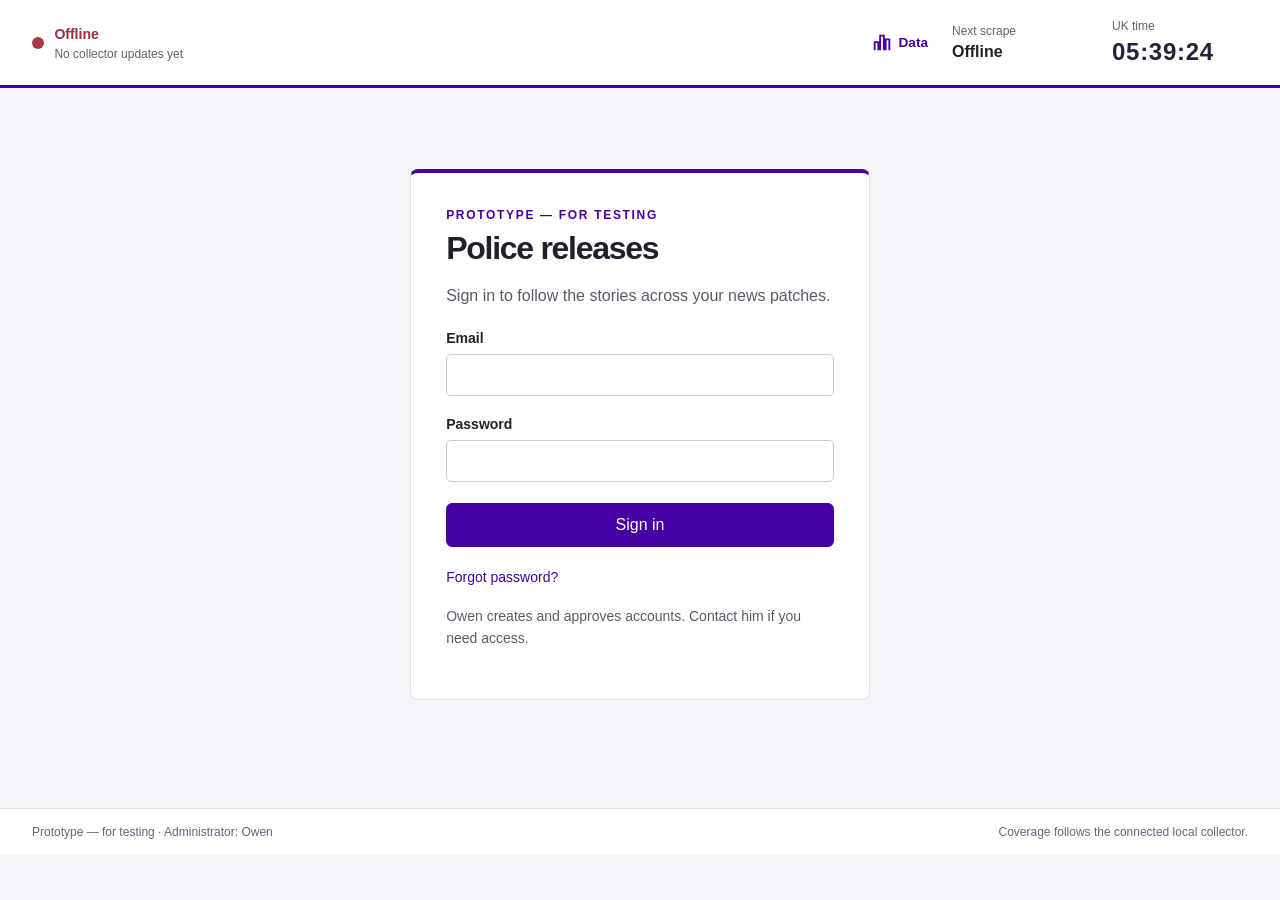
<file: index.html>
<!doctype html>
<html lang="en" data-build="desk.0a3453f5d79e.js"><head><meta charset="utf-8"><meta name="viewport" content="width=device-width,initial-scale=1"><meta name="referrer" content="no-referrer"><title>Police Checks</title>
<meta name="theme-color" content="#4700a3">
<meta name="apple-mobile-web-app-capable" content="yes">
<meta name="mobile-web-app-capable" content="yes">
<meta name="apple-mobile-web-app-title" content="Police Checks">
<meta name="apple-mobile-web-app-status-bar-style" content="default">
<link rel="apple-touch-icon" sizes="180x180" href="./apple-touch-icon.png">
<link rel="icon" type="image/png" sizes="32x32" href="./favicon-32.png">
<link rel="manifest" href="./manifest.webmanifest">
<link rel="stylesheet" href="./vendor/leaflet.css"><link rel="stylesheet" href="./desk.db52b8560bc1.css"></head>
<body>
<header><div id="health" class="health offline" role="status" aria-live="polite"><span class="health-dot"></span><span><strong id="health-label">Offline</strong><small id="health-detail">Not connected yet</small></span></div><a class="data-nav" href="./data.html" aria-label="Release data and statistics" title="Release data and statistics"><svg viewBox="0 0 24 24" width="22" height="22" aria-hidden="true"><path d="M4 20V11h4v9M10 20V4h4v16M16 20V8h4v12" fill="none" stroke="currentColor" stroke-width="2"/></svg><span>Data</span></a><div class="desk-timing" aria-label="Collector timing"><div class="timing-item"><small>Next scrape</small><strong id="next-scrape">Offline</strong></div><div class="timing-item"><small>UK time</small><time id="current-time">--:--:--</time></div></div><div id="account" hidden><span id="email"></span><button id="open-password">Change password</button><button id="signout">Sign out</button></div></header>
<section id="auth" class="auth-panel"><div class="eyebrow">PROTOTYPE — FOR TESTING</div><h1>Police releases</h1><p>Sign in to follow the stories across your news patches.</p><div id="setup" class="notice" hidden>This desk is awaiting its Supabase connection. Account access will be available once setup is complete.</div><form id="auth-form"><label>Email<input id="auth-email" type="email" autocomplete="email" required></label><label>Password<input id="password" type="password" minlength="12" autocomplete="current-password" required></label><button class="primary" id="auth-submit">Sign in</button></form><p id="auth-message" role="status" aria-live="polite"></p><div class="auth-actions"><button id="forgot" class="text-button">Forgot password?</button></div><p class="muted fine">Owen creates and approves accounts. Contact him if you need access.</p></section>
<section id="waiting" class="auth-panel" hidden><div class="eyebrow">ACCOUNT ACCESS</div><h1 id="waiting-title">Awaiting approval</h1><p id="waiting-detail">Your account is signed in. Owen, the administrator, needs to approve access before you can read releases.</p><p id="verification-note" class="notice">Expect a verification email from <strong>Supabase Auth</strong>. Check your spam or junk folder if it has not arrived. If you have already verified your email, you are just waiting for Owen’s approval.</p><button id="check-access" class="primary">Check access</button><p id="waiting-message" role="status"></p></section>
<main id="desk" hidden>
<aside id="coverage-filters"><div class="aside-heading"><h2>Your coverage</h2><button id="reset" class="text-button">Reset</button></div><button id="all" class="view-button active">All releases</button><button id="review" class="view-button">Needs location review</button><button id="outside" class="view-button">Outside mapped patches</button><div class="divider"></div><div class="aside-heading"><h2>Groups & patches</h2><button id="clear" class="text-button">Clear</button></div><p class="fine muted">Choose any combination. Matching releases appear once.</p><label class="sr-only" for="patch-search">Find a patch</label><input id="patch-search" type="search" placeholder="Find a patch…"><div id="patches"></div></aside>
<section class="workspace"><div class="workspace-heading"><div><div class="feed-tabs" role="group" aria-label="Feed type"><button type="button" data-feed="all" aria-pressed="true">All</button><button type="button" data-feed="police" aria-pressed="false">Police</button><button type="button" data-feed="rail" aria-pressed="false">Trains</button><button type="button" data-feed="flood" aria-pressed="false">Floods</button></div><h1 id="view-title">All releases</h1><p id="selection-label" class="muted">Across all patches</p></div><div class="feed-actions"><button id="mobile-filters" class="mobile-only" aria-haspopup="dialog" aria-controls="filter-dialog" aria-expanded="false">Filters</button><button id="refresh">↻ Refresh</button></div></div><div class="toolbar" id="release-filters"><label class="search"><span class="sr-only">Search releases</span><input id="query" type="search" placeholder="Search headline or release text…"></label><label>Period<select id="period"><option value="12">Last 12 hours</option><option value="24" selected>Last 24 hours</option><option value="168">Last 7 days</option><option value="720">Last 30 days</option><option value="0">All stored releases</option></select></label><label><span id="source-label">Force</span><select id="force"><option value="">All forces</option></select></label></div><p id="reliability-link" hidden><a href="./reliability.html" target="_blank" rel="noopener noreferrer">View all reliability ↗</a></p><p id="feed-scope" class="fine muted" hidden></p><div id="transport-status" class="transport-status" role="status" hidden></div><div class="results-heading"><span id="result-count" role="status">Loading releases…</span><span id="updated" class="muted"></span></div><p id="writing-summary" class="fine muted" hidden></p><div id="sync-status" class="notice" hidden></div><div id="error" class="notice error" role="alert" hidden></div><div class="results-layout"><section class="release-feed" aria-label="Police releases"><div id="releases"></div><button id="more" hidden>Load more releases</button><p class="fine muted">Locations are inferred from release text and your TSA boundaries. When no reliable place is found, force-area coverage puts the release in relevant patches without assigning a map pin. Check the original release when a location is uncertain.</p><details id="transport-coverage" class="fine muted"><summary>Train and flood coverage &amp; sources</summary><p>Trains: Alerts compare this station with the same UK time (within one hour) on weekdays or weekends over the past 28 days. At least three earlier comparable days are needed. An alert requires at least three affected departures and a rise of 10 percentage points or more above usual on repeat readings spanning at least five minutes. Selected stations only; this is not a nationwide list of every disrupted service. National Rail live departure board data.</p><p>Monitored stations: Manchester Piccadilly, Manchester Victoria, Manchester Airport, Liverpool Lime Street, Liverpool Central, Leeds, Birmingham New Street, Preston, Carlisle, Lancaster, Blackpool North, Bolton, Wigan North Western, Stockport, Sheffield, Doncaster, York, Hull, Newcastle, Middlesbrough, Nottingham, Derby, Leicester, Coventry, Wolverhampton, Stoke-on-Trent, Crewe, Chester, Southampton Central, Bournemouth, Portsmouth & Southsea, Brighton, Reading, Oxford, Gatwick Airport, London Euston, London King's Cross, London Paddington, London Waterloo, London Liverpool Street, London Victoria, Bristol Temple Meads, Cardiff Central, Swansea, Newport (South Wales), Exeter St Davids, Plymouth, Norwich, Ipswich, Cambridge, Peterborough, Edinburgh Waverley, Glasgow Central, Glasgow Queen Street, Aberdeen, Dundee, Inverness.</p><p>Floods: warning and severe-warning levels only in England, Scotland and Wales. A map dot represents a warning area, not the extent of flooding. Public lists are checked every 15 minutes in Scotland and Wales. Current warnings stay in the feed until a successful check shows they are no longer listed. Check the original source for the latest advice.</p><p><a href="https://environment.data.gov.uk/flood-monitoring/doc/reference" target="_blank" rel="noopener noreferrer">Environment Agency</a>: this uses Environment Agency flood and river level data from the real-time data API (Beta). <a href="https://www.sepa.org.uk/environment/environmental-data" target="_blank" rel="noopener noreferrer">SEPA warning areas</a>: © SEPA 2024, Open Government Licence 3.0. <a href="https://datamap.gov.wales/layers/inspire-nrw%3ANRW_FLOOD_WARNING" target="_blank" rel="noopener noreferrer">Natural Resources Wales</a>: Contains Natural Resources Wales information © Natural Resources Wales and Database Right. All rights Reserved. Contains Ordnance Survey Data. Ordnance Survey Licence number AC0000849444. Crown Copyright and Database Right.</p></details></section><section class="map-panel" aria-label="Release map"><div class="map-heading"><strong>Release map</strong><label><input id="show-overlays" type="checkbox" checked> TSA boundaries</label><button id="fit-map">Fit coverage</button></div><div id="map" role="region" aria-label="Map of releases and TSA patches"></div><p id="map-note" class="notice" role="status" hidden></p><div class="map-legend"><span><i class="key red"></i>Last 10 minutes</span><span><i class="key yellow"></i>Last hour</span><span><i class="key grey"></i>Older</span><span id="map-count"></span></div></section></div></section>
<section id="admin" hidden><h2>Account access &amp; writing</h2><p class="muted">Create confirmed accounts without a verification email, then approve or revoke access, set allowed shifts and blocked dates, enable each writing option, and set the combined daily request limit. Zero disables new requests. Limits reset at midnight UK time; attempted API requests count even if they fail.</p><details id="create-account"><summary>Create an account</summary><p class="fine muted">Set a temporary password of at least 12 characters and share it with the person through a secure channel. Their account is confirmed and approved immediately. They can change their password after signing in.</p><form id="create-account-form"><label>Email<input id="new-account-email" type="email" autocomplete="off" maxlength="254" required></label><label>Temporary password<input id="new-account-password" type="password" minlength="12" maxlength="128" autocomplete="new-password" required></label><button id="create-account-submit" class="primary" type="submit">Create account</button></form><p id="create-account-message" class="fine" role="status"></p></details><div id="members"></div><p id="admin-message" role="status"></p></section>
</main>
<dialog id="filter-dialog" aria-labelledby="filter-dialog-title"><div class="filter-dialog-heading"><h2 id="filter-dialog-title">Filters</h2><button id="close-filters" autofocus>Done</button></div><div id="mobile-search-slot"></div><div id="mobile-coverage-slot"></div><details id="mobile-admin-tools" hidden><summary>Account access &amp; writing</summary><div id="mobile-admin-slot"></div></details><div id="mobile-account-slot"></div></dialog>
<dialog id="password-dialog" aria-labelledby="password-dialog-title"><form id="password-form"><div class="filter-dialog-heading"><h2 id="password-dialog-title">Change password</h2><button id="close-password" type="button" aria-label="Close">×</button></div><label>New password<input id="new-password" type="password" minlength="12" maxlength="128" autocomplete="new-password" required></label><label>Confirm new password<input id="confirm-password" type="password" minlength="12" maxlength="128" autocomplete="new-password" required></label><button id="change-password-submit" class="primary" type="submit">Save new password</button><p id="password-message" class="fine" role="status"></p></form></dialog>
<dialog id="writing-menu" aria-labelledby="writing-menu-title"><div class="writing-dialog-heading"><h2 id="writing-menu-title">Story options</h2><button id="close-writing-menu" aria-label="Close story options">×</button></div><p id="writing-story"></p><div class="story-copy-actions"><button id="copy-story-headline">Copy headline</button><button id="copy-story-text">Copy text</button></div><p id="story-menu-message" class="fine" role="status" aria-live="polite"></p><div id="writing-actions"><p id="writing-source-note" class="fine muted"></p><button id="write-web">Write web</button><button id="write-copy">Write copy</button><p id="writing-allowance" class="fine muted"></p></div></dialog>
<dialog id="writing-dialog" aria-labelledby="draft-title"><div class="writing-dialog-heading"><h2 id="draft-title">Write a draft</h2><button id="close-draft">Close</button></div><p id="draft-source-title"></p><p class="fine muted">AI draft — check against the original release before use.</p><p id="draft-allowance" class="fine muted"></p><p id="draft-message" role="status" aria-live="polite"></p><label class="sr-only" for="draft-output">Draft text — editable</label><textarea id="draft-output" spellcheck="true" hidden></textarea><div id="web-draft-fields" hidden><div class="web-field"><div><label for="web-headline">Headline</label><button id="copy-web-headline">Copy headline</button></div><textarea id="web-headline" rows="2" spellcheck="true"></textarea></div><div class="web-field"><div><label for="web-subheading">Subheading</label><button id="copy-web-subheading">Copy subheading</button></div><textarea id="web-subheading" rows="2" spellcheck="true"></textarea></div><div class="web-field"><div><label for="web-body">Body text</label><button id="copy-web-body">Copy body</button></div><textarea id="web-body" rows="14" spellcheck="true"></textarea></div></div><div class="draft-actions"><button id="draft-copy" class="primary" hidden>Copy text</button><button id="draft-check" hidden>Check request</button><button id="draft-again" hidden>New version · 1 request</button></div></dialog>
<footer>Prototype — for testing · Administrator: Owen <span>Coverage follows the connected local collector.</span></footer>
<script src="./config.js?v=desk.0a3453f5d79e.js"></script><script src="./vendor/supabase.js"></script><script src="./vendor/leaflet.js"></script><script type="module" src="./desk.0a3453f5d79e.js"></script>
</body></html>
</file>
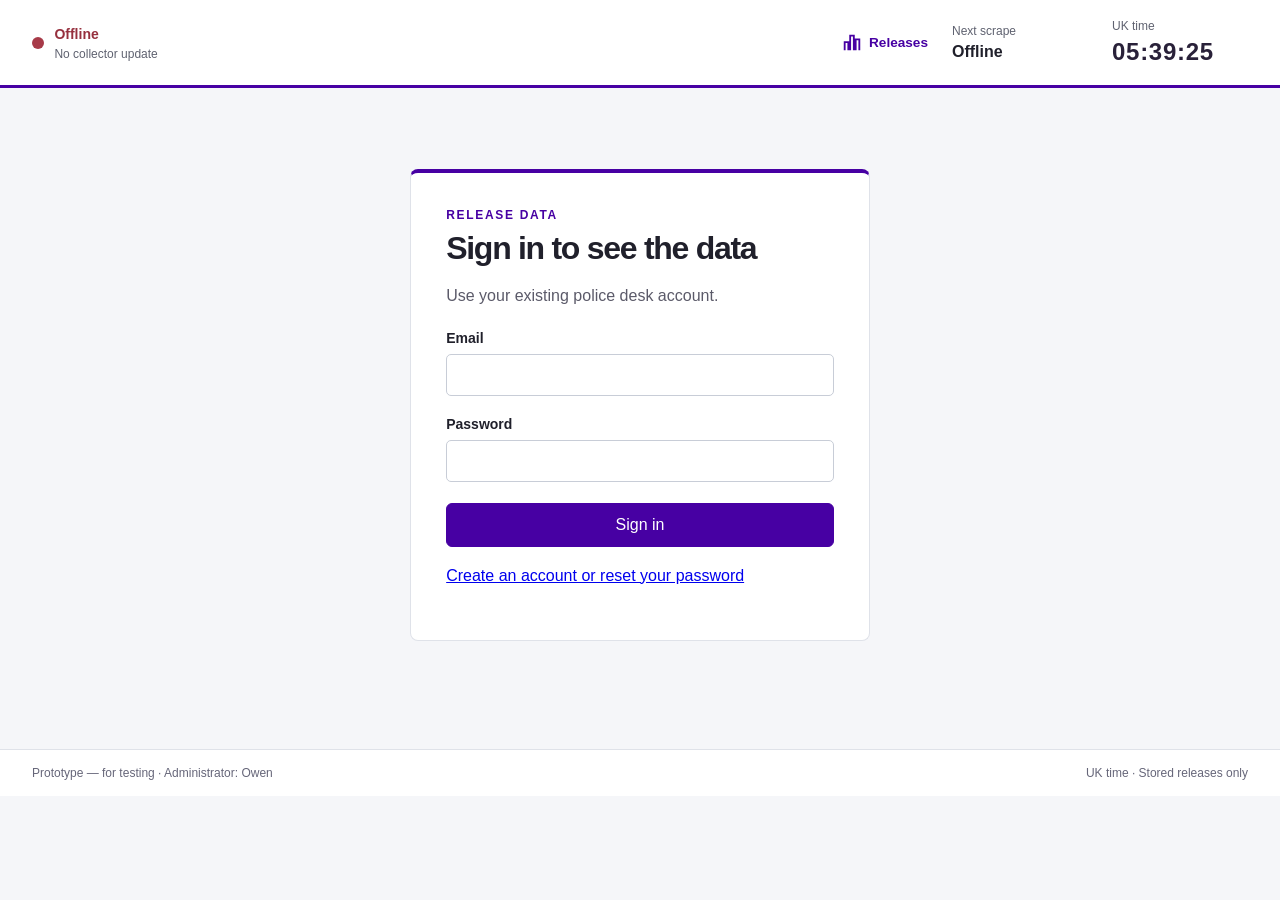
<file: data.html>
<!doctype html>
<html lang="en" data-build="analytics.04896fac84b1.js"><head><meta charset="utf-8"><meta name="viewport" content="width=device-width,initial-scale=1"><meta name="referrer" content="no-referrer"><title>Release data · Police Checks</title>
<meta name="theme-color" content="#4700a3">
<meta name="apple-mobile-web-app-capable" content="yes">
<meta name="mobile-web-app-capable" content="yes">
<meta name="apple-mobile-web-app-title" content="Police Checks">
<meta name="apple-mobile-web-app-status-bar-style" content="default">
<link rel="apple-touch-icon" sizes="180x180" href="./apple-touch-icon.png">
<link rel="icon" type="image/png" sizes="32x32" href="./favicon-32.png">
<link rel="manifest" href="./manifest.webmanifest">
<link rel="stylesheet" href="./vendor/leaflet.css"><link rel="stylesheet" href="./desk.682e2e1c556a.css"><link rel="stylesheet" href="./analytics.bd262cd54ad1.css"></head>
<body><header><div id="health" class="health offline" role="status" aria-live="polite"><span class="health-dot"></span><span><strong id="health-label">Offline</strong><small id="health-detail">Not connected yet</small></span></div><a class="data-nav" href="./index.html" aria-label="Back to releases" title="Back to releases"><svg viewBox="0 0 24 24" width="22" height="22" aria-hidden="true"><path d="M4 20V11h4v9M10 20V4h4v16M16 20V8h4v12" fill="none" stroke="currentColor" stroke-width="2"/></svg><span>Releases</span></a><div class="desk-timing" aria-label="Collector timing"><div class="timing-item"><small>Next scrape</small><strong id="next-scrape">Offline</strong></div><div class="timing-item"><small>UK time</small><time id="current-time">--:--:--</time></div></div><div id="account" hidden><span id="email"></span><button id="signout">Sign out</button></div></header><section id="auth" class="auth-panel"><div class="eyebrow">RELEASE DATA</div><h1>Sign in to see the data</h1><p>Use your existing police desk account.</p><form id="auth-form"><label>Email<input id="auth-email" type="email" autocomplete="username" required></label><label>Password<input id="password" type="password" autocomplete="current-password" required></label><button id="auth-submit" class="primary">Sign in</button></form><p id="auth-message" role="alert"></p><p><a href="./index.html">Create an account or reset your password</a></p></section>
<section id="waiting" class="auth-panel" hidden><h1 id="waiting-title">Checking access</h1><p id="waiting-detail"></p><button id="check-access">Check again</button></section>
<main id="analytics" hidden>
 <div class="analytics-heading"><div><div class="eyebrow">POLICE CHECKS / DATA</div><h1>Release statistics</h1><p class="muted">Explore activity, compare coverage and find the busiest times.</p></div><button id="reload-data">↻ Refresh data</button></div>
 <details class="analytics-filters" open><summary>Customise the data <span id="filter-summary"></span></summary><div class="filter-content">
 <div class="date-controls"><label>Count by<select id="basis"><option value="first_seen_at">When first picked up</option><option value="published_at">Publication time</option></select></label><label>Date range<select id="range"><option value="7">Last 7 days</option><option value="30" selected>Last 30 days</option><option value="90">Last 90 days</option><option value="365">Last year</option><option value="all">All stored history</option><option value="custom">Custom dates</option></select></label><label>From<input id="date-from" type="date" required></label><label>To (inclusive)<input id="date-to" type="date" required></label><button id="apply-dates" class="primary">Apply dates</button></div>
 <div class="selection-controls"><details class="multi" id="forces-picker"><summary>Forces <span></span></summary><input type="search" aria-label="Find a force" placeholder="Find a force…"><div class="picker-actions"><button data-select="all">Select all</button><button data-select="none">Clear</button></div><div class="choices"></div></details><details class="multi" id="patches-picker"><summary>Patches <span></span></summary><input type="search" aria-label="Find a patch" placeholder="Find a patch…"><div class="picker-actions"><button data-select="all">Select all</button><button data-select="none">Clear</button></div><div class="choices"></div></details><details class="multi" id="groups-picker"><summary>Regions / groups <span></span></summary><input type="search" aria-label="Find a region" placeholder="Find a region…"><div class="picker-actions"><button data-select="all">Select all</button><button data-select="none">Clear</button></div><div class="choices"></div></details><button id="reset-data-filters">Reset filters</button></div>
 <p class="fine muted">No selection means all. Selected patches and regions combine; force choices narrow the results. Regions use your existing Focus, Hub and other patch groups.</p>
 </div></details>
 <div id="load-status" class="data-status" role="status" aria-live="polite"></div><div id="data-error" class="notice error" role="alert" hidden></div>
 <p id="coverage-note" class="notice"></p>
 <div id="charts" hidden>
 <div class="metrics"><article><span>Unique releases</span><strong id="metric-total">—</strong><small>In the selected period</small></article><article><span>Active forces</span><strong id="metric-forces">—</strong><small>With at least one release</small></article><article><span>Average per complete day</span><strong id="metric-average">—</strong><small id="metric-average-detail"></small></article><article><span>Busiest date</span><strong id="metric-peak">—</strong><small id="metric-peak-detail"></small></article></div>
 <section class="chart-card"><div class="chart-heading"><div><h2>Releases over time</h2><p class="muted">See the total or compare forces and coverage areas.</p></div><button data-export="timeline">Download CSV</button></div><div class="chart-controls"><label>Time buckets<select id="bucket"><option value="hour">Hourly</option><option value="day" selected>Daily</option><option value="week">Weekly</option><option value="month">Monthly</option></select></label><label>Break down by<select id="breakdown"><option value="total">All together</option><option value="force">Force</option><option value="patch">Patch</option><option value="group">Region / group</option></select></label><label>Chart<select id="chart-type"><option value="line">Lines</option><option value="bar">Grouped bars</option><option value="stacked">Stacked bars</option></select></label><label>Series<select id="series-limit"><option value="5">Top 5 + other</option><option value="10" selected>Top 10 + other</option><option value="25">Top 25 + other</option><option value="0">All series</option></select></label></div><p id="overlap-note" class="fine muted"></p><div id="timeline-chart" class="chart-container"></div><div id="timeline-legend" class="chart-legend"></div><details><summary>View chart data</summary><div id="timeline-table" class="table-scroll"></div></details></section>
 <div class="chart-controls average-controls"><label>Average charts: compare<select id="average-by"><option value="total">All together</option><option value="force">Forces</option><option value="patch">Patches</option><option value="group">Regions / groups</option></select></label><label>Show<select id="average-limit"><option value="5">Top 5</option><option value="10">Top 10</option><option value="0">All</option></select></label><span class="fine muted">Uses the same filters and complete-day coverage.</span></div><div id="average-legend" class="chart-legend"></div><div class="chart-grid"><section class="chart-card"><div class="chart-heading"><div><h2>Typical time of day</h2><p class="muted">Average releases in each UK clock hour.</p></div><button data-export="hour">CSV</button></div><div id="hour-chart" class="chart-container"></div></section><section class="chart-card"><div class="chart-heading"><div><h2>Typical week</h2><p class="muted">Average releases on each day of the week.</p></div><button data-export="weekday">CSV</button></div><div id="weekday-chart" class="chart-container"></div></section></div>
 <section class="chart-card"><div class="chart-heading"><div><h2>When to expect releases</h2><p class="muted">Average activity by weekday and UK clock hour. Darker cells mean more releases.</p></div><button data-export="heatmap">Download CSV</button></div><label class="heatmap-select">Heatmap coverage<select id="heatmap-series"><option value="">All selected releases</option></select></label><div id="heatmap-chart" class="chart-container"></div><p id="average-note" class="fine muted"></p></section>
 <section class="chart-card"><div class="chart-heading"><div><h2>Most and least active</h2><p class="muted">Compare release counts within your current filters.</p></div><button data-export="ranking">Download CSV</button></div><div class="chart-controls"><label>Compare<select id="ranking-by"><option value="force">Forces</option><option value="patch">Patches</option><option value="group">Regions / groups</option></select></label><label>Order<select id="ranking-order"><option value="most">Most active first</option><option value="least">Least active first</option></select></label><label>Show<select id="ranking-limit"><option value="10">10</option><option value="25">25</option><option value="0">All</option></select></label></div><div id="ranking-chart"></div><details><summary>View all ranking data</summary><div id="ranking-table" class="table-scroll"></div></details></section>
 <section class="chart-card"><div class="chart-heading"><div><h2>Location coverage</h2><p class="muted">How confidently the selected releases have been located.</p></div><button data-export="locations">Download CSV</button></div><div id="locations-chart"></div><p class="fine muted">A patch match can come from text or force-area coverage. Release activity measures stored announcements, not crime levels, force performance or local risk.</p></section>
 </div>
</main>
<footer>Prototype — for testing · Administrator: Owen <span>UK time · Stored releases only</span></footer>
<script src="./config.js?v=analytics.04896fac84b1.js"></script><script src="./vendor/supabase.js"></script><script type="module" src="./analytics.04896fac84b1.js"></script></body></html>
</file>
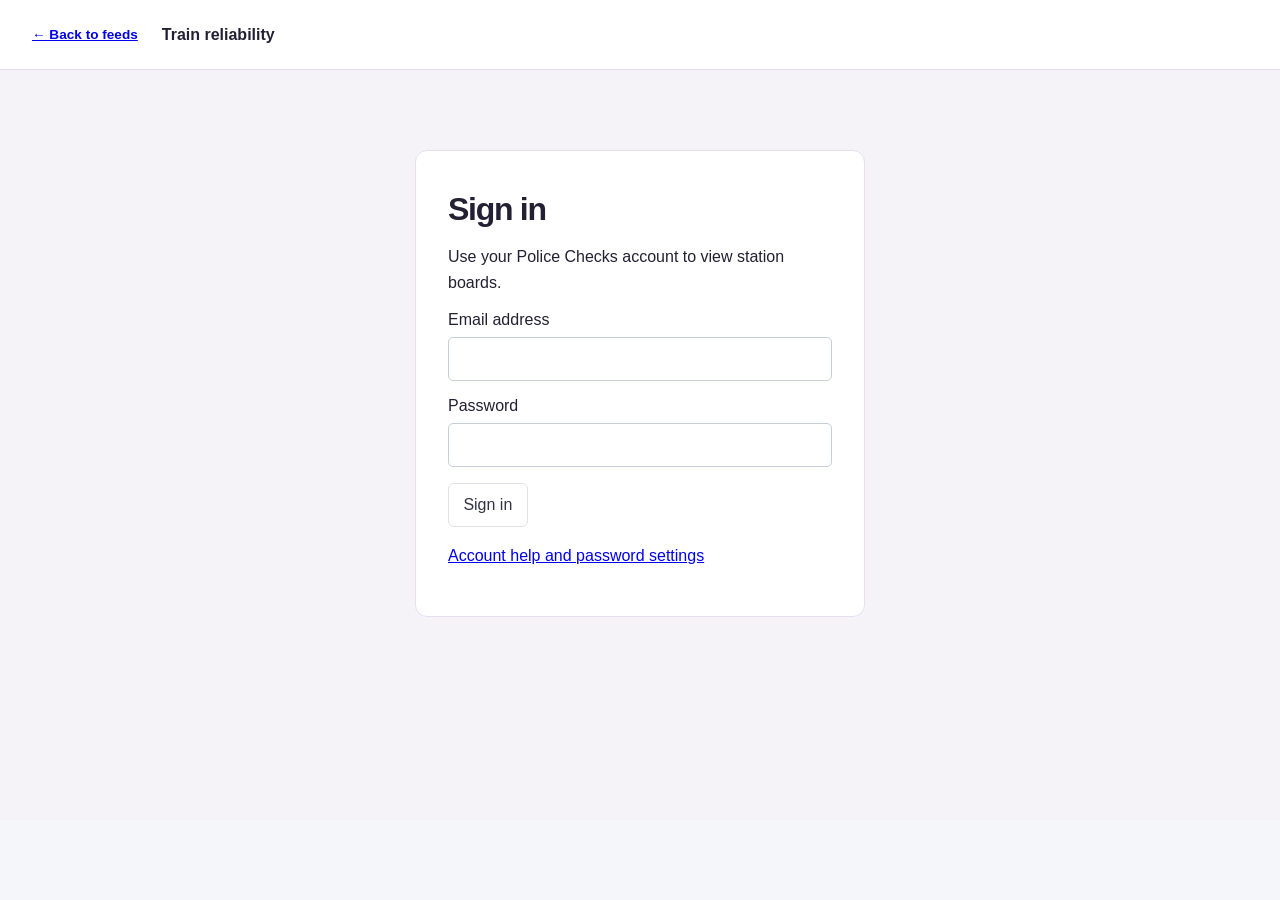
<file: reliability.html>
<!doctype html>
<html lang="en-GB"><head><meta charset="utf-8"><meta name="viewport" content="width=device-width, initial-scale=1"><title>Train reliability · Police Checks</title><meta name="theme-color" content="#24143e"><link rel="icon" href="./app-icon-192.png"><link rel="stylesheet" href="./desk.db52b8560bc1.css"><link rel="stylesheet" href="./reliability.fc3baf08d833.css"><script src="./config.js"></script><script src="./vendor/supabase.js"></script><script type="module" src="./reliability.557f773c0166.js"></script></head>
<body class="reliability-page">
<header class="reliability-header"><a class="reliability-back" href="./index.html">← Back to feeds</a><div class="reliability-header-title">Train reliability</div><div id="account" hidden><span id="email"></span> <button id="signout" class="quiet" type="button">Sign out</button></div></header>
<main class="reliability-main">
<section id="auth" class="reliability-login" hidden><h1>Sign in</h1><p>Use your Police Checks account to view station boards.</p><form id="auth-form"><label>Email address<input id="auth-email" type="email" autocomplete="username" required></label><label>Password<input id="password" type="password" autocomplete="current-password" required></label><button id="auth-submit" type="submit">Sign in</button><p id="auth-message" role="alert"></p></form><p><a href="./index.html">Account help and password settings</a></p></section>
<section id="waiting" class="reliability-login"><h1 id="waiting-title">Checking access</h1><p id="waiting-detail">Checking your account and allowed hours…</p><button id="check-access" type="button">Check again</button></section>
<section id="dashboard" hidden>
<div class="reliability-heading"><div><div class="eyebrow">NATIONAL RAIL · STATION SNAPSHOTS</div><h1>All station reliability</h1><p class="muted">Choose a station to see its reliability history and departures.</p></div><button id="refresh-boards" type="button">Refresh</button></div>
<div class="reliability-metrics"><div><strong id="monitored-count">—</strong><span>monitored stations</span></div><div><strong id="reporting-count">—</strong><span>current readings</span></div><div><strong id="affected-count">—</strong><span>active train alerts</span></div></div>
<p id="load-status" class="fine muted" role="status"></p><p id="data-error" class="reliability-error" role="alert" hidden></p>
<div class="reliability-filters"><label>Find a station<input id="station-search" type="search" placeholder="Station name or code"></label><label>Patch<select id="patch-filter"><option value="">All patches</option></select></label><label>Sort by<select id="station-sort"><option value="affected">Most affected first</option><option value="name">Station name</option></select></label></div>
<p class="fine muted">The headline percentage on each station card is the share of departures delayed or cancelled at the last check. Boards cover the next 60 or 90 minutes; the window and number shown are stated for each station. All times are UK time.</p>
<details class="history-rules"><summary>When does a station raise an alert?</summary><p>Alerts compare this station with the same UK time (within one hour) on weekdays or weekends over the past 28 days. At least three earlier comparable days are needed. An alert requires at least three affected departures and a rise of 10 percentage points or more above usual on repeat readings spanning at least five minutes. Empty boards and missing checks are excluded from the average. The graph shows one reading per recorded quarter hour; longer ranges average these readings.</p></details><div class="reliability-workspace"><section aria-label="Monitored stations"><p id="station-count" class="fine muted"></p><div id="station-list" class="station-grid"></div></section><section id="departure-panel" class="departure-panel" aria-label="Departure board" tabindex="-1"><div id="departure-content"><h2>Choose a station</h2><p class="muted">Its reliability graph and departures will appear here.</p></div></section></div>
<footer class="reliability-footer">Prototype for testing · Administrator: Owen · <a href="https://www.nationalrail.co.uk/live-trains/" target="_blank" rel="noopener noreferrer">National Rail live departure boards</a><p>Station graphs use recorded boards from this collector. An alert leaves the feed when a later reading no longer meets the rule or when its data expires.</p></footer>
</section></main></body></html>
</file>
<file: vendor/leaflet.css>
/* required styles */

.leaflet-pane,
.leaflet-tile,
.leaflet-marker-icon,
.leaflet-marker-shadow,
.leaflet-tile-container,
.leaflet-pane > svg,
.leaflet-pane > canvas,
.leaflet-zoom-box,
.leaflet-image-layer,
.leaflet-layer {
	position: absolute;
	left: 0;
	top: 0;
	}
.leaflet-container {
	overflow: hidden;
	}
.leaflet-tile,
.leaflet-marker-icon,
.leaflet-marker-shadow {
	-webkit-user-select: none;
	   -moz-user-select: none;
	        user-select: none;
	  -webkit-user-drag: none;
	}
/* Prevents IE11 from highlighting tiles in blue */
.leaflet-tile::selection {
	background: transparent;
}
/* Safari renders non-retina tile on retina better with this, but Chrome is worse */
.leaflet-safari .leaflet-tile {
	image-rendering: -webkit-optimize-contrast;
	}
/* hack that prevents hw layers "stretching" when loading new tiles */
.leaflet-safari .leaflet-tile-container {
	width: 1600px;
	height: 1600px;
	-webkit-transform-origin: 0 0;
	}
.leaflet-marker-icon,
.leaflet-marker-shadow {
	display: block;
	}
/* .leaflet-container svg: reset svg max-width decleration shipped in Joomla! (joomla.org) 3.x */
/* .leaflet-container img: map is broken in FF if you have max-width: 100% on tiles */
.leaflet-container .leaflet-overlay-pane svg {
	max-width: none !important;
	max-height: none !important;
	}
.leaflet-container .leaflet-marker-pane img,
.leaflet-container .leaflet-shadow-pane img,
.leaflet-container .leaflet-tile-pane img,
.leaflet-container img.leaflet-image-layer,
.leaflet-container .leaflet-tile {
	max-width: none !important;
	max-height: none !important;
	width: auto;
	padding: 0;
	}

.leaflet-container img.leaflet-tile {
	/* See: https://bugs.chromium.org/p/chromium/issues/detail?id=600120 */
	mix-blend-mode: plus-lighter;
}

.leaflet-container.leaflet-touch-zoom {
	-ms-touch-action: pan-x pan-y;
	touch-action: pan-x pan-y;
	}
.leaflet-container.leaflet-touch-drag {
	-ms-touch-action: pinch-zoom;
	/* Fallback for FF which doesn't support pinch-zoom */
	touch-action: none;
	touch-action: pinch-zoom;
}
.leaflet-container.leaflet-touch-drag.leaflet-touch-zoom {
	-ms-touch-action: none;
	touch-action: none;
}
.leaflet-container {
	-webkit-tap-highlight-color: transparent;
}
.leaflet-container a {
	-webkit-tap-highlight-color: rgba(51, 181, 229, 0.4);
}
.leaflet-tile {
	filter: inherit;
	visibility: hidden;
	}
.leaflet-tile-loaded {
	visibility: inherit;
	}
.leaflet-zoom-box {
	width: 0;
	height: 0;
	-moz-box-sizing: border-box;
	     box-sizing: border-box;
	z-index: 800;
	}
/* workaround for https://bugzilla.mozilla.org/show_bug.cgi?id=888319 */
.leaflet-overlay-pane svg {
	-moz-user-select: none;
	}

.leaflet-pane         { z-index: 400; }

.leaflet-tile-pane    { z-index: 200; }
.leaflet-overlay-pane { z-index: 400; }
.leaflet-shadow-pane  { z-index: 500; }
.leaflet-marker-pane  { z-index: 600; }
.leaflet-tooltip-pane   { z-index: 650; }
.leaflet-popup-pane   { z-index: 700; }

.leaflet-map-pane canvas { z-index: 100; }
.leaflet-map-pane svg    { z-index: 200; }

.leaflet-vml-shape {
	width: 1px;
	height: 1px;
	}
.lvml {
	behavior: url(#default#VML);
	display: inline-block;
	position: absolute;
	}


/* control positioning */

.leaflet-control {
	position: relative;
	z-index: 800;
	pointer-events: visiblePainted; /* IE 9-10 doesn't have auto */
	pointer-events: auto;
	}
.leaflet-top,
.leaflet-bottom {
	position: absolute;
	z-index: 1000;
	pointer-events: none;
	}
.leaflet-top {
	top: 0;
	}
.leaflet-right {
	right: 0;
	}
.leaflet-bottom {
	bottom: 0;
	}
.leaflet-left {
	left: 0;
	}
.leaflet-control {
	float: left;
	clear: both;
	}
.leaflet-right .leaflet-control {
	float: right;
	}
.leaflet-top .leaflet-control {
	margin-top: 10px;
	}
.leaflet-bottom .leaflet-control {
	margin-bottom: 10px;
	}
.leaflet-left .leaflet-control {
	margin-left: 10px;
	}
.leaflet-right .leaflet-control {
	margin-right: 10px;
	}


/* zoom and fade animations */

.leaflet-fade-anim .leaflet-popup {
	opacity: 0;
	-webkit-transition: opacity 0.2s linear;
	   -moz-transition: opacity 0.2s linear;
	        transition: opacity 0.2s linear;
	}
.leaflet-fade-anim .leaflet-map-pane .leaflet-popup {
	opacity: 1;
	}
.leaflet-zoom-animated {
	-webkit-transform-origin: 0 0;
	    -ms-transform-origin: 0 0;
	        transform-origin: 0 0;
	}
svg.leaflet-zoom-animated {
	will-change: transform;
}

.leaflet-zoom-anim .leaflet-zoom-animated {
	-webkit-transition: -webkit-transform 0.25s cubic-bezier(0,0,0.25,1);
	   -moz-transition:    -moz-transform 0.25s cubic-bezier(0,0,0.25,1);
	        transition:         transform 0.25s cubic-bezier(0,0,0.25,1);
	}
.leaflet-zoom-anim .leaflet-tile,
.leaflet-pan-anim .leaflet-tile {
	-webkit-transition: none;
	   -moz-transition: none;
	        transition: none;
	}

.leaflet-zoom-anim .leaflet-zoom-hide {
	visibility: hidden;
	}


/* cursors */

.leaflet-interactive {
	cursor: pointer;
	}
.leaflet-grab {
	cursor: -webkit-grab;
	cursor:    -moz-grab;
	cursor:         grab;
	}
.leaflet-crosshair,
.leaflet-crosshair .leaflet-interactive {
	cursor: crosshair;
	}
.leaflet-popup-pane,
.leaflet-control {
	cursor: auto;
	}
.leaflet-dragging .leaflet-grab,
.leaflet-dragging .leaflet-grab .leaflet-interactive,
.leaflet-dragging .leaflet-marker-draggable {
	cursor: move;
	cursor: -webkit-grabbing;
	cursor:    -moz-grabbing;
	cursor:         grabbing;
	}

/* marker & overlays interactivity */
.leaflet-marker-icon,
.leaflet-marker-shadow,
.leaflet-image-layer,
.leaflet-pane > svg path,
.leaflet-tile-container {
	pointer-events: none;
	}

.leaflet-marker-icon.leaflet-interactive,
.leaflet-image-layer.leaflet-interactive,
.leaflet-pane > svg path.leaflet-interactive,
svg.leaflet-image-layer.leaflet-interactive path {
	pointer-events: visiblePainted; /* IE 9-10 doesn't have auto */
	pointer-events: auto;
	}

/* visual tweaks */

.leaflet-container {
	background: #ddd;
	outline-offset: 1px;
	}
.leaflet-container a {
	color: #0078A8;
	}
.leaflet-zoom-box {
	border: 2px dotted #38f;
	background: rgba(255,255,255,0.5);
	}


/* general typography */
.leaflet-container {
	font-family: "Helvetica Neue", Arial, Helvetica, sans-serif;
	font-size: 12px;
	font-size: 0.75rem;
	line-height: 1.5;
	}


/* general toolbar styles */

.leaflet-bar {
	box-shadow: 0 1px 5px rgba(0,0,0,0.65);
	border-radius: 4px;
	}
.leaflet-bar a {
	background-color: #fff;
	border-bottom: 1px solid #ccc;
	width: 26px;
	height: 26px;
	line-height: 26px;
	display: block;
	text-align: center;
	text-decoration: none;
	color: black;
	}
.leaflet-bar a,
.leaflet-control-layers-toggle {
	background-position: 50% 50%;
	background-repeat: no-repeat;
	display: block;
	}
.leaflet-bar a:hover,
.leaflet-bar a:focus {
	background-color: #f4f4f4;
	}
.leaflet-bar a:first-child {
	border-top-left-radius: 4px;
	border-top-right-radius: 4px;
	}
.leaflet-bar a:last-child {
	border-bottom-left-radius: 4px;
	border-bottom-right-radius: 4px;
	border-bottom: none;
	}
.leaflet-bar a.leaflet-disabled {
	cursor: default;
	background-color: #f4f4f4;
	color: #bbb;
	}

.leaflet-touch .leaflet-bar a {
	width: 30px;
	height: 30px;
	line-height: 30px;
	}
.leaflet-touch .leaflet-bar a:first-child {
	border-top-left-radius: 2px;
	border-top-right-radius: 2px;
	}
.leaflet-touch .leaflet-bar a:last-child {
	border-bottom-left-radius: 2px;
	border-bottom-right-radius: 2px;
	}

/* zoom control */

.leaflet-control-zoom-in,
.leaflet-control-zoom-out {
	font: bold 18px 'Lucida Console', Monaco, monospace;
	text-indent: 1px;
	}

.leaflet-touch .leaflet-control-zoom-in, .leaflet-touch .leaflet-control-zoom-out  {
	font-size: 22px;
	}


/* layers control */

.leaflet-control-layers {
	box-shadow: 0 1px 5px rgba(0,0,0,0.4);
	background: #fff;
	border-radius: 5px;
	}
.leaflet-control-layers-toggle {
	background-image: url(images/layers.png);
	width: 36px;
	height: 36px;
	}
.leaflet-retina .leaflet-control-layers-toggle {
	background-image: url(images/layers-2x.png);
	background-size: 26px 26px;
	}
.leaflet-touch .leaflet-control-layers-toggle {
	width: 44px;
	height: 44px;
	}
.leaflet-control-layers .leaflet-control-layers-list,
.leaflet-control-layers-expanded .leaflet-control-layers-toggle {
	display: none;
	}
.leaflet-control-layers-expanded .leaflet-control-layers-list {
	display: block;
	position: relative;
	}
.leaflet-control-layers-expanded {
	padding: 6px 10px 6px 6px;
	color: #333;
	background: #fff;
	}
.leaflet-control-layers-scrollbar {
	overflow-y: scroll;
	overflow-x: hidden;
	padding-right: 5px;
	}
.leaflet-control-layers-selector {
	margin-top: 2px;
	position: relative;
	top: 1px;
	}
.leaflet-control-layers label {
	display: block;
	font-size: 13px;
	font-size: 1.08333em;
	}
.leaflet-control-layers-separator {
	height: 0;
	border-top: 1px solid #ddd;
	margin: 5px -10px 5px -6px;
	}

/* Default icon URLs */
.leaflet-default-icon-path { /* used only in path-guessing heuristic, see L.Icon.Default */
	background-image: url(images/marker-icon.png);
	}


/* attribution and scale controls */

.leaflet-container .leaflet-control-attribution {
	background: #fff;
	background: rgba(255, 255, 255, 0.8);
	margin: 0;
	}
.leaflet-control-attribution,
.leaflet-control-scale-line {
	padding: 0 5px;
	color: #333;
	line-height: 1.4;
	}
.leaflet-control-attribution a {
	text-decoration: none;
	}
.leaflet-control-attribution a:hover,
.leaflet-control-attribution a:focus {
	text-decoration: underline;
	}
.leaflet-attribution-flag {
	display: inline !important;
	vertical-align: baseline !important;
	width: 1em;
	height: 0.6669em;
	}
.leaflet-left .leaflet-control-scale {
	margin-left: 5px;
	}
.leaflet-bottom .leaflet-control-scale {
	margin-bottom: 5px;
	}
.leaflet-control-scale-line {
	border: 2px solid #777;
	border-top: none;
	line-height: 1.1;
	padding: 2px 5px 1px;
	white-space: nowrap;
	-moz-box-sizing: border-box;
	     box-sizing: border-box;
	background: rgba(255, 255, 255, 0.8);
	text-shadow: 1px 1px #fff;
	}
.leaflet-control-scale-line:not(:first-child) {
	border-top: 2px solid #777;
	border-bottom: none;
	margin-top: -2px;
	}
.leaflet-control-scale-line:not(:first-child):not(:last-child) {
	border-bottom: 2px solid #777;
	}

.leaflet-touch .leaflet-control-attribution,
.leaflet-touch .leaflet-control-layers,
.leaflet-touch .leaflet-bar {
	box-shadow: none;
	}
.leaflet-touch .leaflet-control-layers,
.leaflet-touch .leaflet-bar {
	border: 2px solid rgba(0,0,0,0.2);
	background-clip: padding-box;
	}


/* popup */

.leaflet-popup {
	position: absolute;
	text-align: center;
	margin-bottom: 20px;
	}
.leaflet-popup-content-wrapper {
	padding: 1px;
	text-align: left;
	border-radius: 12px;
	}
.leaflet-popup-content {
	margin: 13px 24px 13px 20px;
	line-height: 1.3;
	font-size: 13px;
	font-size: 1.08333em;
	min-height: 1px;
	}
.leaflet-popup-content p {
	margin: 17px 0;
	margin: 1.3em 0;
	}
.leaflet-popup-tip-container {
	width: 40px;
	height: 20px;
	position: absolute;
	left: 50%;
	margin-top: -1px;
	margin-left: -20px;
	overflow: hidden;
	pointer-events: none;
	}
.leaflet-popup-tip {
	width: 17px;
	height: 17px;
	padding: 1px;

	margin: -10px auto 0;
	pointer-events: auto;

	-webkit-transform: rotate(45deg);
	   -moz-transform: rotate(45deg);
	    -ms-transform: rotate(45deg);
	        transform: rotate(45deg);
	}
.leaflet-popup-content-wrapper,
.leaflet-popup-tip {
	background: white;
	color: #333;
	box-shadow: 0 3px 14px rgba(0,0,0,0.4);
	}
.leaflet-container a.leaflet-popup-close-button {
	position: absolute;
	top: 0;
	right: 0;
	border: none;
	text-align: center;
	width: 24px;
	height: 24px;
	font: 16px/24px Tahoma, Verdana, sans-serif;
	color: #757575;
	text-decoration: none;
	background: transparent;
	}
.leaflet-container a.leaflet-popup-close-button:hover,
.leaflet-container a.leaflet-popup-close-button:focus {
	color: #585858;
	}
.leaflet-popup-scrolled {
	overflow: auto;
	}

.leaflet-oldie .leaflet-popup-content-wrapper {
	-ms-zoom: 1;
	}
.leaflet-oldie .leaflet-popup-tip {
	width: 24px;
	margin: 0 auto;

	-ms-filter: "progid:DXImageTransform.Microsoft.Matrix(M11=0.70710678, M12=0.70710678, M21=-0.70710678, M22=0.70710678)";
	filter: progid:DXImageTransform.Microsoft.Matrix(M11=0.70710678, M12=0.70710678, M21=-0.70710678, M22=0.70710678);
	}

.leaflet-oldie .leaflet-control-zoom,
.leaflet-oldie .leaflet-control-layers,
.leaflet-oldie .leaflet-popup-content-wrapper,
.leaflet-oldie .leaflet-popup-tip {
	border: 1px solid #999;
	}


/* div icon */

.leaflet-div-icon {
	background: #fff;
	border: 1px solid #666;
	}


/* Tooltip */
/* Base styles for the element that has a tooltip */
.leaflet-tooltip {
	position: absolute;
	padding: 6px;
	background-color: #fff;
	border: 1px solid #fff;
	border-radius: 3px;
	color: #222;
	white-space: nowrap;
	-webkit-user-select: none;
	-moz-user-select: none;
	-ms-user-select: none;
	user-select: none;
	pointer-events: none;
	box-shadow: 0 1px 3px rgba(0,0,0,0.4);
	}
.leaflet-tooltip.leaflet-interactive {
	cursor: pointer;
	pointer-events: auto;
	}
.leaflet-tooltip-top:before,
.leaflet-tooltip-bottom:before,
.leaflet-tooltip-left:before,
.leaflet-tooltip-right:before {
	position: absolute;
	pointer-events: none;
	border: 6px solid transparent;
	background: transparent;
	content: "";
	}

/* Directions */

.leaflet-tooltip-bottom {
	margin-top: 6px;
}
.leaflet-tooltip-top {
	margin-top: -6px;
}
.leaflet-tooltip-bottom:before,
.leaflet-tooltip-top:before {
	left: 50%;
	margin-left: -6px;
	}
.leaflet-tooltip-top:before {
	bottom: 0;
	margin-bottom: -12px;
	border-top-color: #fff;
	}
.leaflet-tooltip-bottom:before {
	top: 0;
	margin-top: -12px;
	margin-left: -6px;
	border-bottom-color: #fff;
	}
.leaflet-tooltip-left {
	margin-left: -6px;
}
.leaflet-tooltip-right {
	margin-left: 6px;
}
.leaflet-tooltip-left:before,
.leaflet-tooltip-right:before {
	top: 50%;
	margin-top: -6px;
	}
.leaflet-tooltip-left:before {
	right: 0;
	margin-right: -12px;
	border-left-color: #fff;
	}
.leaflet-tooltip-right:before {
	left: 0;
	margin-left: -12px;
	border-right-color: #fff;
	}

/* Printing */

@media print {
	/* Prevent printers from removing background-images of controls. */
	.leaflet-control {
		-webkit-print-color-adjust: exact;
		print-color-adjust: exact;
		}
	}
</file>
<file: desk.db52b8560bc1.css>
:root{font-family:Arial,Helvetica,sans-serif;color:#20202b;background:#f5f6f9;font-synthesis:none;font-size:16px;--purple:#4700a3;--teal:#007e79;--border:#dfe2e9}*{box-sizing:border-box}[hidden]{display:none!important}body{margin:0}button,input,select{font:inherit}button,a,input,select{touch-action:manipulation}button{cursor:pointer;border:1px solid var(--border);background:white;color:#333343;padding:.65rem .9rem;border-radius:6px;line-height:1.3}button:hover{border-color:var(--purple);color:var(--purple)}button:disabled{opacity:.55;cursor:wait}button.primary{background:var(--purple);color:white;border-color:var(--purple)}input,select{border:1px solid #c8cdd7;border-radius:5px;padding:.75rem;background:white;color:#20202b;max-width:100%;min-width:0}input:focus,select:focus,button:focus-visible,a:focus-visible{outline:3px solid #00b5a6;outline-offset:3px}header{height:88px;background:white;border-bottom:3px solid var(--purple);padding:0 2rem;display:flex;align-items:center;justify-content:space-between;gap:1rem}.brand{display:flex;gap:.85rem;align-items:center;text-decoration:none;color:var(--purple);font-weight:800;letter-spacing:.1em}.brand small{display:block;font-size:.75rem;letter-spacing:.16em;color:#686573;margin-top:.2rem}.brand-icon{background:var(--purple);border-radius:4px;color:white;width:40px;height:40px;display:grid;place-items:center;font-size:1.6rem}#account{display:flex;gap:1rem;align-items:center;font-size:.875rem}h1{font-size:2rem;letter-spacing:-.04em;margin:.5rem 0 .7rem}h2{font-size:1rem;margin:.4rem 0}.eyebrow{font-weight:700;letter-spacing:.14em;font-size:.75rem;color:var(--purple)}p{line-height:1.6}.muted{color:#636572}.fine{font-size:.875rem}.auth-panel{max-width:460px;margin:9vh auto 12vh;background:white;border:1px solid var(--border);border-top:4px solid var(--purple);padding:2.2rem;border-radius:8px}.auth-panel>p{color:#5b5a69}.auth-panel label{display:block;font-size:.875rem;font-weight:600;margin:1.3rem 0}.auth-panel input{display:block;width:100%;margin-top:.5rem}.auth-panel .primary{width:100%}.auth-actions{display:flex;justify-content:space-between;gap:.6rem}.text-button{border:0;background:transparent;padding:.3rem 0;color:var(--purple);font-size:.875rem}.notice{padding:1rem;background:#f1ebfc;border-left:3px solid var(--purple);font-size:.875rem;line-height:1.5;margin:1rem 0}.notice.error{border-color:#b03044;background:#fff0f1;color:#802434}main{display:grid;grid-template-columns:280px minmax(0,1fr);max-width:1600px;margin:auto;min-height:calc(100vh - 150px)}aside{background:white;border-right:1px solid var(--border);padding:1.5rem;min-width:0}.aside-heading{display:flex;justify-content:space-between;align-items:center;gap:.7rem}.view-button{display:block;width:100%;border:0;text-align:left;margin-top:.35rem;font-size:.875rem}.view-button.active{background:#eee7fa;color:var(--purple);font-weight:700;box-shadow:inset 3px 0 var(--purple)}.divider{border-top:1px solid var(--border);margin:1.5rem 0}#patch-search{width:100%;font-size:.875rem}details.group{border-bottom:1px solid var(--border);padding:.85rem 0}summary{cursor:pointer;font-size:.875rem;font-weight:600;line-height:1.5}.group label{display:flex;align-items:flex-start;gap:.6rem;font-size:.875rem;margin:.85rem 0;line-height:1.5}.group input[type=checkbox]{margin-top:.2rem;accent-color:var(--purple);width:17px;height:17px;flex-shrink:0}.group .group-label{font-weight:700}.workspace{padding:2rem 2.2rem;min-width:0}.workspace-heading{display:flex;justify-content:space-between;align-items:flex-start;gap:1rem}.workspace-heading p{margin:0 0 1.5rem}.toolbar{display:flex;gap:1rem;align-items:end;flex-wrap:wrap;background:white;border:1px solid var(--border);padding:1rem;border-radius:7px}.toolbar label{font-size:.875rem;color:#535563}.toolbar select{display:block;margin-top:.3rem;font-size:.875rem}.toolbar .search{flex:1 1 240px}.search input{width:100%}.results-heading{display:flex;justify-content:space-between;gap:1rem;margin:1.6rem 0 1rem;font-size:.875rem}.release{background:white;border:1px solid var(--border);border-left:3px solid #b4a1d2;border-radius:5px;padding:1.4rem;margin-bottom:.8rem}.release.recent{border-left-color:#009c90}.release-meta{display:flex;flex-wrap:wrap;gap:.6rem;color:#656374;font-size:.875rem;align-items:center}.release h2{font-size:1.15rem;line-height:1.4;margin:.65rem 0}.release h2 a{color:#292139;text-decoration:none}.release h2 a:hover{text-decoration:underline;color:var(--purple)}.tags{display:flex;gap:.4rem;flex-wrap:wrap;margin:.8rem 0}.tag{background:#ede7f6;color:#542891;padding:.3rem .5rem;border-radius:4px;font-size:.75rem}.tag.review{background:#fff2d7;color:#775714}.release p{font-size:1rem;max-width:85ch}.release details{margin-top:1rem}.release pre{white-space:pre-wrap;font:inherit;font-size:1rem;line-height:1.65;max-height:500px;overflow:auto}.location-evidence{font-size:.875rem;color:#60606c;margin-top:.7rem}.empty{text-align:center;padding:4rem 1rem;border:1px dashed #c8cbd4;border-radius:8px;background:white}.empty h2{font-size:1.25rem}#more{display:block;margin:1.2rem auto}#admin{grid-column:2;background:white;margin:0 2.2rem 2rem;padding:1.5rem;border:1px solid var(--border);border-radius:6px}.member{display:flex;align-items:center;justify-content:space-between;gap:1rem;padding:.75rem 0;border-bottom:1px solid var(--border);overflow-wrap:anywhere}.member small{display:block;color:#636572;margin-top:.4rem}footer{display:flex;justify-content:space-between;gap:1rem;padding:1rem 2rem;font-size:.75rem;color:#666679;border-top:1px solid var(--border);background:white}.sr-only{position:absolute;width:1px;height:1px;overflow:hidden;clip:rect(0,0,0,0)}@media(max-width:900px){main{grid-template-columns:230px minmax(0,1fr)}.workspace{padding:1.4rem}aside{padding:1rem}.toolbar{gap:.7rem}#admin{margin:0 1.4rem 1.4rem}}@media(max-width:650px){header{height:auto;min-height:80px;padding:1rem;flex-wrap:wrap}#account{width:100%;justify-content:space-between}#email{overflow-wrap:anywhere}main{display:block}aside{border-right:0;border-bottom:1px solid var(--border)}#patches{max-height:270px;overflow:auto}.workspace{padding:1.2rem}.toolbar label{flex:1 1 140px}.toolbar select{width:100%}.auth-panel{margin:2rem 1rem;padding:1.5rem}.workspace-heading h1{font-size:1.7rem}.results-heading{flex-wrap:wrap}#admin{margin:1rem}.member{flex-wrap:wrap}footer{padding:1rem;flex-wrap:wrap}.auth-actions{flex-wrap:wrap}}

header{position:sticky;top:0;z-index:1200}.health{display:flex;align-items:center;gap:.65rem;margin-left:auto;margin-right:1rem}.health strong{font-size:.875rem}.health small{display:block;font-size:.75rem;color:#5f6270;margin-top:.25rem}.health-dot{width:12px;height:12px;border-radius:50%;background:#a73a48}.health.online .health-dot{background:#008d73}.health.online strong{color:#006d59}.health.offline strong{color:#96303e}.map-panel{border:1px solid var(--border);border-radius:7px;overflow:hidden;background:white;margin-bottom:1.5rem}.map-heading{display:flex;align-items:center;gap:1rem;padding:.85rem 1rem;font-size:.875rem;flex-wrap:wrap}.map-heading label{margin-left:auto}.map-heading button{font-size:.875rem;padding:.4rem .6rem}#map{height:440px;background:#e9eef3}.map-legend{display:flex;flex-wrap:wrap;gap:1rem;padding:.8rem 1rem;font-size:.75rem;line-height:1.5}.key{display:inline-block;width:9px;height:9px;border-radius:50%;margin-right:5px}.red{background:#d62b46}.yellow{background:#c38a03}.grey{background:#747586}.leaflet-popup-content{font:14px/1.5 Arial,sans-serif;max-width:260px}.leaflet-popup-content a{font-weight:700;color:var(--purple)}.leaflet-popup-content small{display:block;margin-top:.5rem}.leaflet-control-attribution{font-size:11px}#map-count{color:#636572;margin-left:auto}@media(max-width:650px){.health{margin:0 0 0 auto}#map{height:340px}.health-detail{max-width:140px}.map-heading label{margin-left:0}header{position:sticky}.brand small{font-size:.65rem}.brand{font-size:.9rem}}

/* Release list and a persistent compact map. */
.results-layout{display:grid;grid-template-columns:minmax(0,1.45fr) minmax(270px,1fr);gap:1.2rem;align-items:start}
.release-feed{min-width:0}.release-feed .release{padding:1.1rem}.release{scroll-margin-top:calc(var(--header-height,88px) + 1rem)}
.map-panel{position:sticky;top:calc(var(--header-height,88px) + 1rem);margin-bottom:0;background:#17212e;border-color:#344052;color:#e2e8ef;z-index:500}
.map-heading{padding:.8rem;gap:.6rem}.map-heading label{font-size:.875rem;margin-left:0}.map-heading button{background:#233140;color:#e2e8ef;border-color:#47576b}
#map{height:clamp(240px,45dvh,380px);background:#101923}
.map-legend{padding:.75rem;gap:.5rem .8rem;color:#c2cbd6}#map-count{margin-left:0;width:100%;color:#a9b6c6}
.basemap-label{background:none;border:0;text-align:center;color:#91a0b2;font:12px/18px Arial,sans-serif;text-shadow:0 1px 3px #101923,0 0 4px #101923}
.map-panel .leaflet-control-attribution{background:rgba(16,25,35,.9);color:#acb7c5}.map-panel .leaflet-control-attribution a{color:#c9c1e7}
.map-panel .leaflet-bar a{background:#233140;color:#e2e8ef;border-color:#47576b}.map-panel .leaflet-bar a:hover{background:#35465b}
.leaflet-popup-content time{display:block;color:#636572;font-size:.8rem;margin:.5rem 0}
@media(max-width:1050px){.workspace{padding:1.3rem}.results-layout{grid-template-columns:minmax(0,1fr) minmax(240px,.85fr);gap:.8rem}.map-heading{gap:.5rem}.map-heading strong{width:100%}}
@media(max-width:650px){.results-layout{display:flex;flex-direction:column}.release-feed{width:100%}.map-panel{order:-1;width:100%;top:calc(var(--header-height,88px) + .5rem);margin-bottom:.8rem}#map{height:clamp(140px,22dvh,200px)}.map-heading strong{width:auto}.map-legend{padding:.4rem .75rem;gap:.3rem .8rem}#map-count{width:auto}.release{scroll-margin-top:calc(var(--header-height,88px) + 340px)}}

header .health{margin-left:0;margin-right:auto}

/* Keep the map beside the feed on tablet and desktop widths. */
@media(min-width:651px) and (max-width:1100px){
 main{grid-template-columns:minmax(0,1fr)}
 aside{border-right:0;border-bottom:1px solid var(--border)}
 aside #patches{max-height:180px;overflow:auto}
 aside .divider{margin:.65rem 0}
 aside .view-button{display:inline-block;width:auto}
 aside #patch-search{max-width:320px}
 #admin{grid-column:1}
 .results-layout{display:grid;grid-template-columns:minmax(0,1fr) minmax(260px,.8fr);align-items:start}
 .map-panel{position:sticky;top:calc(var(--header-height,88px) + 1rem);align-self:start}
}
@media(min-width:1101px){.results-layout{grid-template-columns:minmax(0,1.45fr) minmax(290px,1fr)}}

.release-time{display:inline-flex;flex-wrap:wrap;align-items:center;gap:.5rem}.release-age{display:inline-block;border-radius:4px;padding:.2rem .4rem;background:#eee7fa;color:#4700a3;font-size:.8rem;font-weight:600;white-space:nowrap}

/* The age band contains the metadata and headline; release text stays white. */
.release-feed .release{padding:0;border:1px solid var(--border);background:#fff;overflow:hidden}
.release-banner{padding:1rem 1.1rem;background:#fff;color:#292139;border-bottom:1px solid var(--border)}
.release-banner .release-meta{color:inherit}
.release-banner h2{margin:.65rem 0 0}
.release-banner h2 a,.release-banner h2 a:hover{color:inherit}
.release-banner[data-freshness="fresh"]{background:#bd2337;color:#fff;border-bottom-color:transparent;animation:release-flash 2s steps(1,end) infinite}
.release-banner[data-freshness="recent"]{background:#f39a38;color:#2c1904;border-bottom-color:transparent}
.release-banner[data-freshness="fresh"] .release-age{background:rgba(255,255,255,.18);color:#fff}
.release-banner[data-freshness="recent"] .release-age{background:rgba(0,0,0,.09);color:#2c1904}
.release-banner a:focus-visible{outline-color:currentColor}
.release-body{padding:.65rem 1.1rem 1.1rem;background:#fff;color:#20202b}
@keyframes release-flash{0%,100%{background-color:#bd2337}50%{background-color:#89172b}}
@media(prefers-reduced-motion:reduce){.release-banner[data-freshness="fresh"]{animation:none}}

/* Always-visible schedule and UK clock; :40 through :59 is the red period. */
header{height:auto;min-height:88px;padding-top:.85rem;padding-bottom:.85rem;flex-wrap:wrap}
.desk-timing{display:flex;gap:1.5rem;align-items:center}
.timing-item{display:flex;flex-direction:column;gap:.3rem;min-width:8.5rem}
.timing-item small{font-size:.75rem;color:#5f6270}
.timing-item strong,.timing-item time{font-size:1rem;font-weight:700;font-variant-numeric:tabular-nums;white-space:nowrap}
#current-time{font-size:1.5rem;letter-spacing:.03em;color:#292139}
#current-time.deadline{color:#bd2337}
#account{min-width:0}#email{overflow-wrap:anywhere}
@media(max-width:650px){.desk-timing{gap:1rem;margin-left:auto}.timing-item{min-width:0}.timing-item strong{font-size:.875rem}#current-time{font-size:1.2rem}header{gap:.75rem}.health small{max-width:135px}}

/* Phone layout: a single feed with the shared filters tucked into a dialog. */
.mobile-only{display:none}.feed-actions{display:flex;align-items:center;gap:.5rem;flex-shrink:0}
#filter-dialog{width:min(460px,calc(100vw - 1rem));max-width:none;max-height:calc(100dvh - 1rem);padding:0;border:1px solid var(--border);border-radius:12px;color:#20202b;background:#fff;overscroll-behavior:contain}
#filter-dialog::backdrop{background:rgba(16,25,35,.55)}
.filter-dialog-heading{display:flex;justify-content:space-between;align-items:center;gap:1rem;padding:.8rem 1rem;border-bottom:1px solid var(--border);position:sticky;top:0;background:white;z-index:1}
.filter-dialog-heading h2{font-size:1.15rem}.filter-dialog-heading button{min-height:44px;color:var(--purple);font-weight:700}
#filter-dialog .toolbar{border:0;border-radius:0;padding:1rem;gap:.8rem;margin:0;border-bottom:1px solid var(--border)}
#filter-dialog .toolbar .search{flex:1 1 100%}#filter-dialog .toolbar label{flex:1 1 140px}#filter-dialog .toolbar select{width:100%}
#filter-dialog aside{padding:1rem;border:0}#filter-dialog aside .view-button{display:block;width:100%;min-height:44px}
#filter-dialog #patches{max-height:none;overflow:visible}#filter-dialog #patch-search{max-width:none;width:100%;font-size:1rem}
#filter-dialog input,#filter-dialog select{font-size:1rem}#filter-dialog .group label{min-height:36px;align-items:center}
#mobile-account-slot:not(:empty){padding:1rem;border-top:1px solid var(--border)}#filter-dialog #account{width:100%;display:flex;justify-content:space-between;flex-wrap:wrap;gap:.75rem}
#filter-dialog #account button{min-height:44px}#mobile-admin-tools{margin:0 1rem 1rem;border-top:1px solid var(--border);padding-top:1rem}
#mobile-admin-tools>summary{min-height:44px}#filter-dialog #admin{margin:0;padding:0;border:0}#filter-dialog #admin>h2{display:none}
body.filters-open{overflow:hidden}
@media(max-width:760px), (max-width:1000px) and (pointer:coarse) and (max-height:500px){
 .mobile-only{display:inline-flex;align-items:center;justify-content:center}
 header{min-height:64px;padding:.65rem .75rem;gap:.5rem;flex-wrap:nowrap}
 header .health{gap:.4rem;margin:0 auto 0 0;flex-shrink:0}#health-detail{display:none}.health strong{font-size:.8rem}.health-dot{width:9px;height:9px}
 .desk-timing{gap:.8rem;margin-left:0}.timing-item{min-width:0;gap:.2rem}.timing-item small{font-size:.7rem}.timing-item strong{font-size:.8rem}#current-time{font-size:1.1rem}
 #desk{display:block;min-height:calc(100dvh - 120px)}.workspace{padding:.8rem}
 .workspace-heading{align-items:center;gap:.5rem;margin-bottom:.4rem}.workspace-heading .eyebrow{display:none}.workspace-heading>div:first-child{min-width:0}
 .workspace-heading h1{font-size:1.2rem;letter-spacing:-.02em;line-height:1.3;margin:.2rem 0;overflow-wrap:anywhere}
 #selection-label{display:none}.feed-actions{gap:.35rem}.feed-actions button{min-height:44px;padding:.5rem .6rem;font-size:.875rem}
 .results-heading{margin:.7rem 0;font-size:.8rem}#updated{display:none}
 .results-layout{display:block}.map-panel{display:none}.release-feed{width:100%}
 .release{scroll-margin-top:calc(var(--header-height,64px) + .75rem)}.release-banner{padding:.9rem}.release-body{padding:.5rem .9rem .9rem}
 .release-meta{font-size:.8rem;gap:.5rem}.release-time{gap:.35rem}.release h2{font-size:1.05rem}.release-body>p{font-size:.95rem}
 .release-feed>p{display:none}footer{padding:.8rem;font-size:.7rem;display:block}footer>span{display:none}
}

@media(max-width:760px), (max-width:1000px) and (pointer:coarse) and (max-height:500px){
 header:has(>#account:not([hidden])){flex-wrap:wrap}header>#account{width:100%;justify-content:space-between}header>#account button{min-height:44px}
}

/* Compact cards on every screen: reveal the complete release with More. */
.release-heading{display:block;margin-top:.45rem}
.release-heading h2{min-width:0;margin:0;overflow-wrap:anywhere}
.release-toggle{display:block;width:fit-content;min-width:0;min-height:24px;margin-top:.2rem;padding:0;font-size:.8rem;font-weight:600;line-height:1.5;background:transparent;color:inherit;border:0;border-radius:0;text-decoration:underline;text-underline-offset:2px}
.release-toggle:hover{color:inherit;background:transparent;text-decoration-thickness:2px}
.release-toggle:focus-visible{outline-color:currentColor}
.story-actions{margin-left:auto;background:transparent;color:inherit;border:0;font-size:1.4rem;line-height:1;padding:.2rem .45rem;min-width:36px;min-height:32px}
.story-actions:hover{background:rgba(0,0,0,.08);color:inherit}.story-actions:focus-visible{outline-color:currentColor}
#writing-menu,#writing-dialog{border:1px solid var(--border);border-radius:10px;color:#20202b;background:white;padding:1rem;max-height:calc(100dvh - 2rem);max-width:calc(100vw - 1rem);overscroll-behavior:contain}
#writing-menu{width:300px}#writing-dialog{width:850px}
#writing-menu::backdrop{background:rgba(16,25,35,.15)}#writing-dialog::backdrop{background:rgba(16,25,35,.55)}
.writing-dialog-heading{display:flex;justify-content:space-between;align-items:center;gap:1rem}.writing-dialog-heading h2{font-size:1.1rem}.writing-dialog-heading button{min-height:40px}
#writing-story,#draft-source-title{font-weight:600;overflow-wrap:anywhere;margin:.7rem 0}
.story-copy-actions{display:grid;grid-template-columns:1fr 1fr;gap:.45rem;margin:.8rem 0 .35rem}
.story-copy-actions button{min-height:44px}
#writing-actions>button{display:block;width:100%;text-align:left;margin:.4rem 0;min-height:44px}
#story-menu-message{min-height:1.25em;margin:.25rem 0 .65rem}
#draft-output{display:block;width:100%;min-height:40dvh;resize:vertical;border:1px solid var(--border);border-radius:5px;padding:1rem;font:inherit;font-size:1rem;line-height:1.65;color:#20202b;background:#fff}
#draft-output:focus{outline:3px solid #00b5a6;outline-offset:2px}.draft-actions{display:flex;flex-wrap:wrap;gap:.6rem;margin-top:1rem}
.member{flex-wrap:wrap}.writing-permissions{display:flex;align-items:center;gap:1rem;flex-wrap:wrap;width:100%;padding:.5rem 0}
.writing-permissions label{display:flex;align-items:center;gap:.4rem;font-size:.875rem}.writing-permissions input[type=checkbox]{accent-color:var(--purple);width:18px;height:18px}
.writing-permissions input[type=number]{width:85px;padding:.5rem}.writing-permissions small{margin:0}.writing-permissions button{font-size:.875rem}
@media(max-width:760px){#writing-dialog{padding:.85rem;width:calc(100vw - 1rem)}.story-actions{min-height:36px}#draft-output{padding:.65rem}.draft-actions button{min-height:44px}}
.release pre.release-text{max-height:none;overflow:visible;overflow-wrap:anywhere;margin:.85rem 0;font:inherit;font-size:1rem;line-height:1.6;white-space:pre-wrap}
.release-feed .release-banner{padding:.75rem .9rem}
@media(max-width:760px), (max-width:1000px) and (pointer:coarse) and (max-height:500px){
 .release pre.release-text{font-size:.95rem}
}

.web-field{margin:1rem 0}.web-field>div{display:flex;align-items:center;justify-content:space-between;gap:.5rem;margin-bottom:.5rem}.web-field label{font-weight:600}.web-field button{min-height:40px;font-size:.875rem}
.web-field textarea{display:block;width:100%;resize:vertical;border:1px solid var(--border);border-radius:5px;padding:.7rem;font:inherit;line-height:1.6;color:#20202b;background:white}.web-field textarea:focus{outline:3px solid #00b5a6;outline-offset:2px}

/* Account shift controls share the admin panel on desktop and in mobile Filters. */
.access-controls{width:100%;padding:.75rem 0;border-top:1px solid var(--border,#ddd)}
.access-pause{margin-left:1rem}.access-editor{margin-top:.7rem}.access-editor summary{cursor:pointer;font-weight:600;padding:.5rem 0}
.access-gate{display:flex;gap:.6rem;align-items:center;margin:.8rem 0}.access-gate input{width:18px;height:18px;flex:0 0 auto}
.access-rule{border:1px solid var(--border,#ddd);border-radius:8px;padding:.8rem;margin:.7rem 0;display:flex;gap:.7rem;flex-wrap:wrap;min-width:0}
.access-rule label{display:flex;flex-direction:column;gap:.3rem;min-width:0;flex:1 1 140px;font-size:.85rem}.access-rule input,.access-rule select{width:100%;min-width:0;box-sizing:border-box;padding:.5rem}
.access-rule small{width:100%}.access-buttons{display:flex;gap:.5rem;flex-wrap:wrap}.access-buttons button{font-size:.85rem}.access-feedback{font-size:.875rem;margin:.4rem 0}
@media(max-width:480px){.access-rule label{flex-basis:100%}.access-pause{margin:.5rem 0 .5rem .5rem}.access-gate{align-items:flex-start}}

.data-nav{display:inline-flex;align-items:center;gap:.35rem;color:var(--purple);font-size:.85rem;font-weight:700;text-decoration:none;padding:.5rem;border-radius:6px;flex-shrink:0}.data-nav:hover{background:#f0e8fa}@media(max-width:760px){.data-nav span{display:none}.data-nav{padding:.4rem}.desk-timing{gap:.5rem}}

#create-account{border:1px solid var(--border);border-radius:6px;padding:.8rem 1rem;margin:1rem 0 1.5rem;background:#faf9fc}
#create-account summary{font-weight:700;color:var(--purple)}
#create-account-form label,#password-form label{display:block;font-size:.875rem;font-weight:600;margin:.85rem 0}
#create-account-form input,#password-form input{display:block;width:100%;margin-top:.35rem}
#password-dialog{width:min(440px,calc(100vw - 2rem));border:1px solid var(--border);border-radius:8px;padding:1.25rem;box-shadow:0 12px 50px #14112540}
#password-dialog::backdrop{background:#16131fb3}

/* Additive feed controls; existing desktop/map and mobile layout remain intact. */
.feed-tabs{display:flex;flex-wrap:wrap;gap:.35rem;margin-bottom:.65rem}
.feed-tabs button{font-size:.85rem;padding:.35rem .75rem}
.feed-tabs button[aria-pressed=true]{background:var(--purple);border-color:var(--purple);color:white}
.transport-status{display:flex;flex-wrap:wrap;gap:.3rem .75rem;margin:.5rem 0;font-size:.75rem;color:#496052}
.feed-health-warning{color:#8a5512}.incident-state{font-size:.75rem;margin:.5rem 0 .1rem;line-height:1.5}
.incident-state.stale{font-weight:700}#feed-scope{margin:.4rem 0}
@media(max-width:760px){.feed-tabs{gap:.25rem}.feed-tabs button{padding:.3rem .5rem;font-size:.8rem}.transport-status{font-size:.7rem}.workspace-heading .feed-tabs{display:flex}}

#reliability-link{font-size:.85rem;margin:.5rem 0}#reliability-link a{font-weight:650}.release-banner.flood-stood-down{background:#e6f3ec!important;border-top:3px solid #3b8765;animation:none!important}.flood-stood-down .incident-state{color:#286b4c;font-weight:700}
</file>
<file: desk.682e2e1c556a.css>
:root{font-family:Arial,Helvetica,sans-serif;color:#20202b;background:#f5f6f9;font-synthesis:none;font-size:16px;--purple:#4700a3;--teal:#007e79;--border:#dfe2e9}*{box-sizing:border-box}[hidden]{display:none!important}body{margin:0}button,input,select{font:inherit}button,a,input,select{touch-action:manipulation}button{cursor:pointer;border:1px solid var(--border);background:white;color:#333343;padding:.65rem .9rem;border-radius:6px;line-height:1.3}button:hover{border-color:var(--purple);color:var(--purple)}button:disabled{opacity:.55;cursor:wait}button.primary{background:var(--purple);color:white;border-color:var(--purple)}input,select{border:1px solid #c8cdd7;border-radius:5px;padding:.75rem;background:white;color:#20202b;max-width:100%;min-width:0}input:focus,select:focus,button:focus-visible,a:focus-visible{outline:3px solid #00b5a6;outline-offset:3px}header{height:88px;background:white;border-bottom:3px solid var(--purple);padding:0 2rem;display:flex;align-items:center;justify-content:space-between;gap:1rem}.brand{display:flex;gap:.85rem;align-items:center;text-decoration:none;color:var(--purple);font-weight:800;letter-spacing:.1em}.brand small{display:block;font-size:.75rem;letter-spacing:.16em;color:#686573;margin-top:.2rem}.brand-icon{background:var(--purple);border-radius:4px;color:white;width:40px;height:40px;display:grid;place-items:center;font-size:1.6rem}#account{display:flex;gap:1rem;align-items:center;font-size:.875rem}h1{font-size:2rem;letter-spacing:-.04em;margin:.5rem 0 .7rem}h2{font-size:1rem;margin:.4rem 0}.eyebrow{font-weight:700;letter-spacing:.14em;font-size:.75rem;color:var(--purple)}p{line-height:1.6}.muted{color:#636572}.fine{font-size:.875rem}.auth-panel{max-width:460px;margin:9vh auto 12vh;background:white;border:1px solid var(--border);border-top:4px solid var(--purple);padding:2.2rem;border-radius:8px}.auth-panel>p{color:#5b5a69}.auth-panel label{display:block;font-size:.875rem;font-weight:600;margin:1.3rem 0}.auth-panel input{display:block;width:100%;margin-top:.5rem}.auth-panel .primary{width:100%}.auth-actions{display:flex;justify-content:space-between;gap:.6rem}.text-button{border:0;background:transparent;padding:.3rem 0;color:var(--purple);font-size:.875rem}.notice{padding:1rem;background:#f1ebfc;border-left:3px solid var(--purple);font-size:.875rem;line-height:1.5;margin:1rem 0}.notice.error{border-color:#b03044;background:#fff0f1;color:#802434}main{display:grid;grid-template-columns:280px minmax(0,1fr);max-width:1600px;margin:auto;min-height:calc(100vh - 150px)}aside{background:white;border-right:1px solid var(--border);padding:1.5rem;min-width:0}.aside-heading{display:flex;justify-content:space-between;align-items:center;gap:.7rem}.view-button{display:block;width:100%;border:0;text-align:left;margin-top:.35rem;font-size:.875rem}.view-button.active{background:#eee7fa;color:var(--purple);font-weight:700;box-shadow:inset 3px 0 var(--purple)}.divider{border-top:1px solid var(--border);margin:1.5rem 0}#patch-search{width:100%;font-size:.875rem}details.group{border-bottom:1px solid var(--border);padding:.85rem 0}summary{cursor:pointer;font-size:.875rem;font-weight:600;line-height:1.5}.group label{display:flex;align-items:flex-start;gap:.6rem;font-size:.875rem;margin:.85rem 0;line-height:1.5}.group input[type=checkbox]{margin-top:.2rem;accent-color:var(--purple);width:17px;height:17px;flex-shrink:0}.group .group-label{font-weight:700}.workspace{padding:2rem 2.2rem;min-width:0}.workspace-heading{display:flex;justify-content:space-between;align-items:flex-start;gap:1rem}.workspace-heading p{margin:0 0 1.5rem}.toolbar{display:flex;gap:1rem;align-items:end;flex-wrap:wrap;background:white;border:1px solid var(--border);padding:1rem;border-radius:7px}.toolbar label{font-size:.875rem;color:#535563}.toolbar select{display:block;margin-top:.3rem;font-size:.875rem}.toolbar .search{flex:1 1 240px}.search input{width:100%}.results-heading{display:flex;justify-content:space-between;gap:1rem;margin:1.6rem 0 1rem;font-size:.875rem}.release{background:white;border:1px solid var(--border);border-left:3px solid #b4a1d2;border-radius:5px;padding:1.4rem;margin-bottom:.8rem}.release.recent{border-left-color:#009c90}.release-meta{display:flex;flex-wrap:wrap;gap:.6rem;color:#656374;font-size:.875rem;align-items:center}.release h2{font-size:1.15rem;line-height:1.4;margin:.65rem 0}.release h2 a{color:#292139;text-decoration:none}.release h2 a:hover{text-decoration:underline;color:var(--purple)}.tags{display:flex;gap:.4rem;flex-wrap:wrap;margin:.8rem 0}.tag{background:#ede7f6;color:#542891;padding:.3rem .5rem;border-radius:4px;font-size:.75rem}.tag.review{background:#fff2d7;color:#775714}.release p{font-size:1rem;max-width:85ch}.release details{margin-top:1rem}.release pre{white-space:pre-wrap;font:inherit;font-size:1rem;line-height:1.65;max-height:500px;overflow:auto}.location-evidence{font-size:.875rem;color:#60606c;margin-top:.7rem}.empty{text-align:center;padding:4rem 1rem;border:1px dashed #c8cbd4;border-radius:8px;background:white}.empty h2{font-size:1.25rem}#more{display:block;margin:1.2rem auto}#admin{grid-column:2;background:white;margin:0 2.2rem 2rem;padding:1.5rem;border:1px solid var(--border);border-radius:6px}.member{display:flex;align-items:center;justify-content:space-between;gap:1rem;padding:.75rem 0;border-bottom:1px solid var(--border);overflow-wrap:anywhere}.member small{display:block;color:#636572;margin-top:.4rem}footer{display:flex;justify-content:space-between;gap:1rem;padding:1rem 2rem;font-size:.75rem;color:#666679;border-top:1px solid var(--border);background:white}.sr-only{position:absolute;width:1px;height:1px;overflow:hidden;clip:rect(0,0,0,0)}@media(max-width:900px){main{grid-template-columns:230px minmax(0,1fr)}.workspace{padding:1.4rem}aside{padding:1rem}.toolbar{gap:.7rem}#admin{margin:0 1.4rem 1.4rem}}@media(max-width:650px){header{height:auto;min-height:80px;padding:1rem;flex-wrap:wrap}#account{width:100%;justify-content:space-between}#email{overflow-wrap:anywhere}main{display:block}aside{border-right:0;border-bottom:1px solid var(--border)}#patches{max-height:270px;overflow:auto}.workspace{padding:1.2rem}.toolbar label{flex:1 1 140px}.toolbar select{width:100%}.auth-panel{margin:2rem 1rem;padding:1.5rem}.workspace-heading h1{font-size:1.7rem}.results-heading{flex-wrap:wrap}#admin{margin:1rem}.member{flex-wrap:wrap}footer{padding:1rem;flex-wrap:wrap}.auth-actions{flex-wrap:wrap}}

header{position:sticky;top:0;z-index:1200}.health{display:flex;align-items:center;gap:.65rem;margin-left:auto;margin-right:1rem}.health strong{font-size:.875rem}.health small{display:block;font-size:.75rem;color:#5f6270;margin-top:.25rem}.health-dot{width:12px;height:12px;border-radius:50%;background:#a73a48}.health.online .health-dot{background:#008d73}.health.online strong{color:#006d59}.health.offline strong{color:#96303e}.map-panel{border:1px solid var(--border);border-radius:7px;overflow:hidden;background:white;margin-bottom:1.5rem}.map-heading{display:flex;align-items:center;gap:1rem;padding:.85rem 1rem;font-size:.875rem;flex-wrap:wrap}.map-heading label{margin-left:auto}.map-heading button{font-size:.875rem;padding:.4rem .6rem}#map{height:440px;background:#e9eef3}.map-legend{display:flex;flex-wrap:wrap;gap:1rem;padding:.8rem 1rem;font-size:.75rem;line-height:1.5}.key{display:inline-block;width:9px;height:9px;border-radius:50%;margin-right:5px}.red{background:#d62b46}.yellow{background:#c38a03}.grey{background:#747586}.leaflet-popup-content{font:14px/1.5 Arial,sans-serif;max-width:260px}.leaflet-popup-content a{font-weight:700;color:var(--purple)}.leaflet-popup-content small{display:block;margin-top:.5rem}.leaflet-control-attribution{font-size:11px}#map-count{color:#636572;margin-left:auto}@media(max-width:650px){.health{margin:0 0 0 auto}#map{height:340px}.health-detail{max-width:140px}.map-heading label{margin-left:0}header{position:sticky}.brand small{font-size:.65rem}.brand{font-size:.9rem}}

/* Release list and a persistent compact map. */
.results-layout{display:grid;grid-template-columns:minmax(0,1.45fr) minmax(270px,1fr);gap:1.2rem;align-items:start}
.release-feed{min-width:0}.release-feed .release{padding:1.1rem}.release{scroll-margin-top:calc(var(--header-height,88px) + 1rem)}
.map-panel{position:sticky;top:calc(var(--header-height,88px) + 1rem);margin-bottom:0;background:#17212e;border-color:#344052;color:#e2e8ef;z-index:500}
.map-heading{padding:.8rem;gap:.6rem}.map-heading label{font-size:.875rem;margin-left:0}.map-heading button{background:#233140;color:#e2e8ef;border-color:#47576b}
#map{height:clamp(240px,45dvh,380px);background:#101923}
.map-legend{padding:.75rem;gap:.5rem .8rem;color:#c2cbd6}#map-count{margin-left:0;width:100%;color:#a9b6c6}
.basemap-label{background:none;border:0;text-align:center;color:#91a0b2;font:12px/18px Arial,sans-serif;text-shadow:0 1px 3px #101923,0 0 4px #101923}
.map-panel .leaflet-control-attribution{background:rgba(16,25,35,.9);color:#acb7c5}.map-panel .leaflet-control-attribution a{color:#c9c1e7}
.map-panel .leaflet-bar a{background:#233140;color:#e2e8ef;border-color:#47576b}.map-panel .leaflet-bar a:hover{background:#35465b}
.leaflet-popup-content time{display:block;color:#636572;font-size:.8rem;margin:.5rem 0}
@media(max-width:1050px){.workspace{padding:1.3rem}.results-layout{grid-template-columns:minmax(0,1fr) minmax(240px,.85fr);gap:.8rem}.map-heading{gap:.5rem}.map-heading strong{width:100%}}
@media(max-width:650px){.results-layout{display:flex;flex-direction:column}.release-feed{width:100%}.map-panel{order:-1;width:100%;top:calc(var(--header-height,88px) + .5rem);margin-bottom:.8rem}#map{height:clamp(140px,22dvh,200px)}.map-heading strong{width:auto}.map-legend{padding:.4rem .75rem;gap:.3rem .8rem}#map-count{width:auto}.release{scroll-margin-top:calc(var(--header-height,88px) + 340px)}}

header .health{margin-left:0;margin-right:auto}

/* Keep the map beside the feed on tablet and desktop widths. */
@media(min-width:651px) and (max-width:1100px){
 main{grid-template-columns:minmax(0,1fr)}
 aside{border-right:0;border-bottom:1px solid var(--border)}
 aside #patches{max-height:180px;overflow:auto}
 aside .divider{margin:.65rem 0}
 aside .view-button{display:inline-block;width:auto}
 aside #patch-search{max-width:320px}
 #admin{grid-column:1}
 .results-layout{display:grid;grid-template-columns:minmax(0,1fr) minmax(260px,.8fr);align-items:start}
 .map-panel{position:sticky;top:calc(var(--header-height,88px) + 1rem);align-self:start}
}
@media(min-width:1101px){.results-layout{grid-template-columns:minmax(0,1.45fr) minmax(290px,1fr)}}

.release-time{display:inline-flex;flex-wrap:wrap;align-items:center;gap:.5rem}.release-age{display:inline-block;border-radius:4px;padding:.2rem .4rem;background:#eee7fa;color:#4700a3;font-size:.8rem;font-weight:600;white-space:nowrap}

/* The age band contains the metadata and headline; release text stays white. */
.release-feed .release{padding:0;border:1px solid var(--border);background:#fff;overflow:hidden}
.release-banner{padding:1rem 1.1rem;background:#fff;color:#292139;border-bottom:1px solid var(--border)}
.release-banner .release-meta{color:inherit}
.release-banner h2{margin:.65rem 0 0}
.release-banner h2 a,.release-banner h2 a:hover{color:inherit}
.release-banner[data-freshness="fresh"]{background:#bd2337;color:#fff;border-bottom-color:transparent;animation:release-flash 2s steps(1,end) infinite}
.release-banner[data-freshness="recent"]{background:#f39a38;color:#2c1904;border-bottom-color:transparent}
.release-banner[data-freshness="fresh"] .release-age{background:rgba(255,255,255,.18);color:#fff}
.release-banner[data-freshness="recent"] .release-age{background:rgba(0,0,0,.09);color:#2c1904}
.release-banner a:focus-visible{outline-color:currentColor}
.release-body{padding:.65rem 1.1rem 1.1rem;background:#fff;color:#20202b}
@keyframes release-flash{0%,100%{background-color:#bd2337}50%{background-color:#89172b}}
@media(prefers-reduced-motion:reduce){.release-banner[data-freshness="fresh"]{animation:none}}

/* Always-visible schedule and UK clock; :40 through :59 is the red period. */
header{height:auto;min-height:88px;padding-top:.85rem;padding-bottom:.85rem;flex-wrap:wrap}
.desk-timing{display:flex;gap:1.5rem;align-items:center}
.timing-item{display:flex;flex-direction:column;gap:.3rem;min-width:8.5rem}
.timing-item small{font-size:.75rem;color:#5f6270}
.timing-item strong,.timing-item time{font-size:1rem;font-weight:700;font-variant-numeric:tabular-nums;white-space:nowrap}
#current-time{font-size:1.5rem;letter-spacing:.03em;color:#292139}
#current-time.deadline{color:#bd2337}
#account{min-width:0}#email{overflow-wrap:anywhere}
@media(max-width:650px){.desk-timing{gap:1rem;margin-left:auto}.timing-item{min-width:0}.timing-item strong{font-size:.875rem}#current-time{font-size:1.2rem}header{gap:.75rem}.health small{max-width:135px}}

/* Phone layout: a single feed with the shared filters tucked into a dialog. */
.mobile-only{display:none}.feed-actions{display:flex;align-items:center;gap:.5rem;flex-shrink:0}
#filter-dialog{width:min(460px,calc(100vw - 1rem));max-width:none;max-height:calc(100dvh - 1rem);padding:0;border:1px solid var(--border);border-radius:12px;color:#20202b;background:#fff;overscroll-behavior:contain}
#filter-dialog::backdrop{background:rgba(16,25,35,.55)}
.filter-dialog-heading{display:flex;justify-content:space-between;align-items:center;gap:1rem;padding:.8rem 1rem;border-bottom:1px solid var(--border);position:sticky;top:0;background:white;z-index:1}
.filter-dialog-heading h2{font-size:1.15rem}.filter-dialog-heading button{min-height:44px;color:var(--purple);font-weight:700}
#filter-dialog .toolbar{border:0;border-radius:0;padding:1rem;gap:.8rem;margin:0;border-bottom:1px solid var(--border)}
#filter-dialog .toolbar .search{flex:1 1 100%}#filter-dialog .toolbar label{flex:1 1 140px}#filter-dialog .toolbar select{width:100%}
#filter-dialog aside{padding:1rem;border:0}#filter-dialog aside .view-button{display:block;width:100%;min-height:44px}
#filter-dialog #patches{max-height:none;overflow:visible}#filter-dialog #patch-search{max-width:none;width:100%;font-size:1rem}
#filter-dialog input,#filter-dialog select{font-size:1rem}#filter-dialog .group label{min-height:36px;align-items:center}
#mobile-account-slot:not(:empty){padding:1rem;border-top:1px solid var(--border)}#filter-dialog #account{width:100%;display:flex;justify-content:space-between;flex-wrap:wrap;gap:.75rem}
#filter-dialog #account button{min-height:44px}#mobile-admin-tools{margin:0 1rem 1rem;border-top:1px solid var(--border);padding-top:1rem}
#mobile-admin-tools>summary{min-height:44px}#filter-dialog #admin{margin:0;padding:0;border:0}#filter-dialog #admin>h2{display:none}
body.filters-open{overflow:hidden}
@media(max-width:760px), (max-width:1000px) and (pointer:coarse) and (max-height:500px){
 .mobile-only{display:inline-flex;align-items:center;justify-content:center}
 header{min-height:64px;padding:.65rem .75rem;gap:.5rem;flex-wrap:nowrap}
 header .health{gap:.4rem;margin:0 auto 0 0;flex-shrink:0}#health-detail{display:none}.health strong{font-size:.8rem}.health-dot{width:9px;height:9px}
 .desk-timing{gap:.8rem;margin-left:0}.timing-item{min-width:0;gap:.2rem}.timing-item small{font-size:.7rem}.timing-item strong{font-size:.8rem}#current-time{font-size:1.1rem}
 #desk{display:block;min-height:calc(100dvh - 120px)}.workspace{padding:.8rem}
 .workspace-heading{align-items:center;gap:.5rem;margin-bottom:.4rem}.workspace-heading .eyebrow{display:none}.workspace-heading>div:first-child{min-width:0}
 .workspace-heading h1{font-size:1.2rem;letter-spacing:-.02em;line-height:1.3;margin:.2rem 0;overflow-wrap:anywhere}
 #selection-label{display:none}.feed-actions{gap:.35rem}.feed-actions button{min-height:44px;padding:.5rem .6rem;font-size:.875rem}
 .results-heading{margin:.7rem 0;font-size:.8rem}#updated{display:none}
 .results-layout{display:block}.map-panel{display:none}.release-feed{width:100%}
 .release{scroll-margin-top:calc(var(--header-height,64px) + .75rem)}.release-banner{padding:.9rem}.release-body{padding:.5rem .9rem .9rem}
 .release-meta{font-size:.8rem;gap:.5rem}.release-time{gap:.35rem}.release h2{font-size:1.05rem}.release-body>p{font-size:.95rem}
 .release-feed>p{display:none}footer{padding:.8rem;font-size:.7rem;display:block}footer>span{display:none}
}

@media(max-width:760px), (max-width:1000px) and (pointer:coarse) and (max-height:500px){
 header:has(>#account:not([hidden])){flex-wrap:wrap}header>#account{width:100%;justify-content:space-between}header>#account button{min-height:44px}
}

/* Compact cards on every screen: reveal the complete release with More. */
.release-heading{display:block;margin-top:.45rem}
.release-heading h2{min-width:0;margin:0;overflow-wrap:anywhere}
.release-toggle{display:block;width:fit-content;min-width:0;min-height:24px;margin-top:.2rem;padding:0;font-size:.8rem;font-weight:600;line-height:1.5;background:transparent;color:inherit;border:0;border-radius:0;text-decoration:underline;text-underline-offset:2px}
.release-toggle:hover{color:inherit;background:transparent;text-decoration-thickness:2px}
.release-toggle:focus-visible{outline-color:currentColor}
.story-actions{margin-left:auto;background:transparent;color:inherit;border:0;font-size:1.4rem;line-height:1;padding:.2rem .45rem;min-width:36px;min-height:32px}
.story-actions:hover{background:rgba(0,0,0,.08);color:inherit}.story-actions:focus-visible{outline-color:currentColor}
#writing-menu,#writing-dialog{border:1px solid var(--border);border-radius:10px;color:#20202b;background:white;padding:1rem;max-height:calc(100dvh - 2rem);max-width:calc(100vw - 1rem);overscroll-behavior:contain}
#writing-menu{width:300px}#writing-dialog{width:850px}
#writing-menu::backdrop{background:rgba(16,25,35,.15)}#writing-dialog::backdrop{background:rgba(16,25,35,.55)}
.writing-dialog-heading{display:flex;justify-content:space-between;align-items:center;gap:1rem}.writing-dialog-heading h2{font-size:1.1rem}.writing-dialog-heading button{min-height:40px}
#writing-story,#draft-source-title{font-weight:600;overflow-wrap:anywhere;margin:.7rem 0}
.story-copy-actions{display:grid;grid-template-columns:1fr 1fr;gap:.45rem;margin:.8rem 0 .35rem}
.story-copy-actions button{min-height:44px}
#writing-actions>button{display:block;width:100%;text-align:left;margin:.4rem 0;min-height:44px}
#story-menu-message{min-height:1.25em;margin:.25rem 0 .65rem}
#draft-output{display:block;width:100%;min-height:40dvh;resize:vertical;border:1px solid var(--border);border-radius:5px;padding:1rem;font:inherit;font-size:1rem;line-height:1.65;color:#20202b;background:#fff}
#draft-output:focus{outline:3px solid #00b5a6;outline-offset:2px}.draft-actions{display:flex;flex-wrap:wrap;gap:.6rem;margin-top:1rem}
.member{flex-wrap:wrap}.writing-permissions{display:flex;align-items:center;gap:1rem;flex-wrap:wrap;width:100%;padding:.5rem 0}
.writing-permissions label{display:flex;align-items:center;gap:.4rem;font-size:.875rem}.writing-permissions input[type=checkbox]{accent-color:var(--purple);width:18px;height:18px}
.writing-permissions input[type=number]{width:85px;padding:.5rem}.writing-permissions small{margin:0}.writing-permissions button{font-size:.875rem}
@media(max-width:760px){#writing-dialog{padding:.85rem;width:calc(100vw - 1rem)}.story-actions{min-height:36px}#draft-output{padding:.65rem}.draft-actions button{min-height:44px}}
.release pre.release-text{max-height:none;overflow:visible;overflow-wrap:anywhere;margin:.85rem 0;font:inherit;font-size:1rem;line-height:1.6;white-space:pre-wrap}
.release-feed .release-banner{padding:.75rem .9rem}
@media(max-width:760px), (max-width:1000px) and (pointer:coarse) and (max-height:500px){
 .release pre.release-text{font-size:.95rem}
}

.web-field{margin:1rem 0}.web-field>div{display:flex;align-items:center;justify-content:space-between;gap:.5rem;margin-bottom:.5rem}.web-field label{font-weight:600}.web-field button{min-height:40px;font-size:.875rem}
.web-field textarea{display:block;width:100%;resize:vertical;border:1px solid var(--border);border-radius:5px;padding:.7rem;font:inherit;line-height:1.6;color:#20202b;background:white}.web-field textarea:focus{outline:3px solid #00b5a6;outline-offset:2px}

/* Account shift controls share the admin panel on desktop and in mobile Filters. */
.access-controls{width:100%;padding:.75rem 0;border-top:1px solid var(--border,#ddd)}
.access-pause{margin-left:1rem}.access-editor{margin-top:.7rem}.access-editor summary{cursor:pointer;font-weight:600;padding:.5rem 0}
.access-gate{display:flex;gap:.6rem;align-items:center;margin:.8rem 0}.access-gate input{width:18px;height:18px;flex:0 0 auto}
.access-rule{border:1px solid var(--border,#ddd);border-radius:8px;padding:.8rem;margin:.7rem 0;display:flex;gap:.7rem;flex-wrap:wrap;min-width:0}
.access-rule label{display:flex;flex-direction:column;gap:.3rem;min-width:0;flex:1 1 140px;font-size:.85rem}.access-rule input,.access-rule select{width:100%;min-width:0;box-sizing:border-box;padding:.5rem}
.access-rule small{width:100%}.access-buttons{display:flex;gap:.5rem;flex-wrap:wrap}.access-buttons button{font-size:.85rem}.access-feedback{font-size:.875rem;margin:.4rem 0}
@media(max-width:480px){.access-rule label{flex-basis:100%}.access-pause{margin:.5rem 0 .5rem .5rem}.access-gate{align-items:flex-start}}

.data-nav{display:inline-flex;align-items:center;gap:.35rem;color:var(--purple);font-size:.85rem;font-weight:700;text-decoration:none;padding:.5rem;border-radius:6px;flex-shrink:0}.data-nav:hover{background:#f0e8fa}@media(max-width:760px){.data-nav span{display:none}.data-nav{padding:.4rem}.desk-timing{gap:.5rem}}

#create-account{border:1px solid var(--border);border-radius:6px;padding:.8rem 1rem;margin:1rem 0 1.5rem;background:#faf9fc}
#create-account summary{font-weight:700;color:var(--purple)}
#create-account-form label,#password-form label{display:block;font-size:.875rem;font-weight:600;margin:.85rem 0}
#create-account-form input,#password-form input{display:block;width:100%;margin-top:.35rem}
#password-dialog{width:min(440px,calc(100vw - 2rem));border:1px solid var(--border);border-radius:8px;padding:1.25rem;box-shadow:0 12px 50px #14112540}
#password-dialog::backdrop{background:#16131fb3}
</file>
<file: analytics.bd262cd54ad1.css>
#analytics{display:block;max-width:1540px;margin:auto;padding:2rem;min-height:75vh}#analytics h1{font-size:2.2rem;margin:.35rem 0}#analytics h2{font-size:1.25rem;margin:0 0 .35rem}#analytics p{line-height:1.5}.analytics-heading,.chart-heading{display:flex;justify-content:space-between;align-items:flex-start;gap:1rem}.analytics-heading{margin-bottom:1.5rem}.analytics-heading p,.chart-heading p{margin:.25rem 0 .8rem}.analytics-filters{border:1px solid var(--border);background:white;border-radius:12px;margin:0 0 1rem}.analytics-filters>summary{padding:1rem;font-weight:700;cursor:pointer}.analytics-filters>summary span{font-weight:400;font-size:.85rem;color:#666;margin-left:.8rem}.filter-content{padding:0 1rem 1rem}.date-controls,.selection-controls,.chart-controls{display:flex;align-items:end;gap:.8rem;flex-wrap:wrap}.date-controls label,.chart-controls label{display:flex;flex-direction:column;gap:.35rem;font-size:.8rem;font-weight:600}.date-controls input,.date-controls select,.chart-controls select{font-size:.9rem;padding:.6rem}.selection-controls{margin-top:1rem;align-items:start}.multi{flex:1 1 220px;border:1px solid var(--border);border-radius:6px;padding:.65rem;min-width:0}.multi summary{cursor:pointer;font-size:.9rem;font-weight:600}.multi summary span{font-weight:400;color:#666}.multi>input{width:100%;margin-top:.7rem}.choices{max-height:230px;overflow:auto}.choices label{display:flex;align-items:center;gap:.5rem;font-size:.85rem;padding:.4rem}.choices input{accent-color:var(--purple)}.picker-actions{display:flex;gap:.4rem;margin:.5rem 0}.picker-actions button{padding:.3rem .5rem;font-size:.8rem}.data-status{font-size:.85rem;color:#555;margin:1rem 0}.metrics{display:grid;grid-template-columns:repeat(4,minmax(0,1fr));gap:1rem;margin:1.5rem 0}.metrics article{background:white;border:1px solid var(--border);border-top:3px solid var(--purple);border-radius:10px;padding:1.2rem;display:flex;flex-direction:column;gap:.6rem}.metrics span{font-size:.8rem;color:#616171}.metrics strong{font-size:2rem;font-variant-numeric:tabular-nums;color:var(--purple)}.metrics small{font-size:.75rem;color:#666}.chart-card{background:white;border:1px solid var(--border);border-radius:12px;padding:1.4rem;margin-bottom:1.2rem;min-width:0}.chart-heading button{white-space:nowrap;font-size:.8rem}.chart-controls{margin:.5rem 0 1rem}.chart-grid{display:grid;grid-template-columns:1fr 1fr;gap:1.2rem}.chart-container{width:100%;overflow:auto;min-height:120px}.chart-container svg{display:block;width:100%;height:auto;min-width:480px}.chart-container text{font-family:Arial,Helvetica,sans-serif}.chart-legend{display:flex;gap:.6rem 1rem;flex-wrap:wrap;margin:1rem 0;font-size:.8rem}.chart-legend span{display:inline-flex;align-items:center;gap:.4rem}.chart-legend i{width:10px;height:10px;border-radius:50%}.chart-card details{margin-top:1rem;font-size:.85rem}.chart-card summary{cursor:pointer;color:var(--purple)}.table-scroll{overflow:auto;max-height:380px;margin-top:.8rem}.table-scroll table{width:100%;border-collapse:collapse;font-size:.8rem}.table-scroll th,.table-scroll td{text-align:left;padding:.5rem;border-bottom:1px solid var(--border);white-space:nowrap}.table-scroll th{position:sticky;top:0;background:#f6f4fa}.rank-row{display:grid;grid-template-columns:minmax(130px,1fr) 3fr 65px;align-items:center;gap:1rem;margin:.65rem 0;font-size:.85rem}.rank-row>span:first-child{overflow-wrap:anywhere}.rank-track{height:13px;background:#f0edf5;border-radius:4px;overflow:hidden}.rank-fill{height:100%;background:var(--purple);min-width:0}.rank-row strong{text-align:right;font-variant-numeric:tabular-nums}.chart-empty{padding:2rem;color:#656575;text-align:center}.data-status button{margin-left:.75rem}#coverage-note{font-size:.85rem}#timeline-chart circle:focus{outline:3px solid #007e79}#analytics .notice{margin-bottom:1rem}#account{display:flex;align-items:center;gap:.6rem}
@media(max-width:900px){#analytics{padding:1rem}.metrics{grid-template-columns:repeat(2,minmax(0,1fr))}.chart-grid{grid-template-columns:1fr}.analytics-heading{align-items:center}#analytics h1{font-size:1.7rem}.metrics strong{font-size:1.65rem}}
@media(max-width:520px){.chart-card{padding:.85rem}.metrics{gap:.6rem}.metrics article{padding:.85rem}.date-controls label{flex:1 1 140px}.date-controls label input,.date-controls label select{width:100%}.chart-heading{flex-wrap:wrap}.chart-controls label{flex:1 1 130px}.chart-controls select{width:100%}.analytics-heading{flex-wrap:wrap}.multi{flex-basis:100%}.rank-row{grid-template-columns:minmax(100px,1fr) 1.3fr 40px;gap:.5rem}.chart-container svg{min-width:480px}header{flex-wrap:wrap}.data-nav span{display:none}#account{width:100%;justify-content:space-between;font-size:.8rem}}

.average-controls{padding:.5rem 0}.heatmap-select{display:flex;gap:.8rem;align-items:center;font-size:.85rem;margin:.5rem 0 1rem}.heatmap-select select{font-size:.85rem;padding:.5rem;max-width:65%}
</file>
<file: reliability.fc3baf08d833.css>
.reliability-page{background:#f5f3f8;color:#242033}.reliability-header{display:flex;align-items:center;gap:1.5rem;padding:1rem 2rem;background:#fff;border-bottom:1px solid #e5dfee}.reliability-header-title{font-weight:700;margin-right:auto}.reliability-back{font-size:.85rem;font-weight:600}.reliability-header #email{font-size:.8rem;margin-right:.65rem}.reliability-main{max-width:1500px;margin:auto;padding:2rem}.reliability-heading{display:flex;justify-content:space-between;align-items:center;gap:1rem}.reliability-heading h1{font-size:2rem;letter-spacing:-.04em;margin:.3rem 0}.reliability-heading p{margin:.6rem 0 1.2rem}.reliability-metrics{display:grid;grid-template-columns:repeat(3,1fr);gap:1rem;margin:1rem 0}.reliability-metrics>div{display:flex;align-items:baseline;gap:.7rem;background:white;border:1px solid #e5dfee;border-radius:12px;padding:1rem 1.25rem}.reliability-metrics strong{font-size:2rem;color:#542e82;line-height:1}.reliability-metrics span{font-size:.85rem;color:#666071}.reliability-filters{display:grid;grid-template-columns:2fr 1.5fr 1fr;gap:1rem;margin-top:1.25rem}.reliability-filters label{font-size:.8rem;font-weight:600;display:flex;flex-direction:column;gap:.4rem}.reliability-filters input,.reliability-filters select{width:100%;background:#fff}.reliability-workspace{display:grid;grid-template-columns:minmax(0,1fr) minmax(360px,.95fr);align-items:start;gap:1.5rem;margin-top:1.5rem}.station-grid{display:grid;grid-template-columns:repeat(2,minmax(0,1fr));gap:.8rem}.station-card{background:white;border:1px solid #e4deec;border-radius:12px;padding:1rem;min-width:0}.station-card.selected{border-color:#8151b6;box-shadow:0 0 0 1px #8151b6}.station-card h2{font-size:1rem;margin:0;line-height:1.4}.station-code{font-size:.7rem;color:#797080;letter-spacing:.08em}.station-percent{font-size:1.7rem;font-weight:750;color:#532c82;margin-top:.7rem}.station-percent small{font-size:.75rem;font-weight:500;color:#675e70;display:block}.station-breakdown{font-size:.74rem;color:#675e70;line-height:1.6;min-height:2.4em;margin:.5rem 0}.station-bar{display:flex;height:5px;background:#e9e5ef;border-radius:8px;overflow:hidden;margin:.6rem 0}.station-bar .good{background:#35856b}.station-bar .delayed{background:#df9337}.station-bar .cancelled{background:#9565be}.station-card button{font-size:.8rem;padding:.4rem .65rem;margin-top:.5rem;width:100%;background:white;color:#542e82;border-color:#d1bfdf}.station-card button:hover{background:#f4edf9}.station-status{font-size:.7rem;line-height:1.4;color:#756b7f;margin:.5rem 0}.station-card.outdated{background:#faf9fc}.station-card.outdated .station-percent{color:#766d7e}.station-stale{color:#946009;font-weight:650}.departure-panel{position:sticky;top:1rem;border-radius:14px;background:white;border:1px solid #e4deec;min-width:0;overflow:hidden;outline:none}.departure-panel h2{font-size:1.35rem;margin:.2rem 0 .65rem}.departure-panel #departure-content{padding:1.4rem}.board-heading{display:flex;justify-content:space-between;gap:1rem;align-items:start}.board-heading span{font-size:.8rem;font-weight:700;color:#8151b6}.board-note{font-size:.78rem;color:#706578;line-height:1.6}.departure-scroll{max-height:65vh;overflow:auto;margin:1rem -1.4rem}.departure-table{width:100%;border-collapse:collapse;font-size:.8rem;text-align:left}.departure-table th{background:#f7f4fa;font-size:.68rem;text-transform:uppercase;letter-spacing:.07em;color:#776584;position:sticky;top:0;z-index:1}.departure-table th,.departure-table td{padding:.8rem .7rem;border-bottom:1px solid #eee9f3;vertical-align:top}.departure-table th:first-child,.departure-table td:first-child{padding-left:1.4rem;white-space:nowrap;font-variant-numeric:tabular-nums}.departure-table td:nth-child(2){font-weight:600}.departure-table td small{display:block;font-size:.7rem;font-weight:400;color:#7b7082;margin-top:.25rem}.departure-table .train-late{color:#9c5c0c;font-weight:600}.departure-table .train-cancelled{color:#a63047;font-weight:600}.reliability-error{background:#fff0db;padding:1rem;border-radius:8px;color:#7b4d18}.reliability-login{max-width:450px;margin:3rem auto;padding:2rem;background:white;border:1px solid #e5dfee;border-radius:12px}.reliability-login label{display:block;margin:1rem 0}.reliability-login input{display:block;width:100%;margin-top:.5rem}.reliability-footer{margin-top:2rem;border-top:1px solid #e5dfee;padding-top:1rem;color:#847789;font-size:.75rem;line-height:1.6}
@media(max-width:1000px){.reliability-main{padding:1.2rem}.reliability-workspace{grid-template-columns:1fr 1fr}.station-grid{grid-template-columns:1fr}.reliability-metrics>div{flex-direction:column;gap:.4rem}.reliability-header{padding:1rem}}
@media(max-width:700px){.reliability-header{gap:.7rem;flex-wrap:wrap}.reliability-header-title{font-size:.9rem}.reliability-header #email{display:none}.reliability-main{padding:1rem}.reliability-heading h1{font-size:1.6rem}.reliability-metrics{gap:.4rem}.reliability-metrics>div{padding:.8rem}.reliability-metrics span{font-size:.7rem}.reliability-filters{grid-template-columns:1fr 1fr}.reliability-filters label:first-child{grid-column:1/-1}.reliability-workspace{display:flex;flex-direction:column}.reliability-workspace>section{width:100%}.station-grid{grid-template-columns:repeat(2,minmax(0,1fr))}.departure-panel{position:static}.station-card{padding:.8rem}.station-card h2{font-size:.85rem}.station-percent{font-size:1.5rem}.reliability-heading>button{font-size:.8rem;padding:.5rem}.departure-table{font-size:.75rem}}
.reliability-main{display:block}.reliability-header{position:static;height:auto;min-height:70px}.reliability-footer{display:block}

.station-card{cursor:pointer}.station-history{padding:.9rem 0 1rem;margin:.9rem 0;border-block:1px solid #e5dfea}.station-history h3{font-size:1.05rem;letter-spacing:-.02em;margin:.2rem 0}.station-history .board-note{margin:.5rem 0}.history-controls{display:flex;gap:.3rem;flex-wrap:wrap;margin:.7rem 0}.history-controls button,.station-history .board-note button{font-size:.76rem;padding:.35rem .65rem}.history-controls button[aria-pressed=true]{color:white;background:#572785;border-color:#572785}.station-history svg{display:block;width:100%;height:auto}.station-history .axis-label{font:10px Arial,sans-serif;fill:#62566d}.history-values summary{font-size:.75rem;color:#542e82}.history-values[open]{max-height:180px;overflow:auto}.history-table{font-size:.75rem;width:100%;text-align:left;border-collapse:collapse}.history-table th,.history-table td{padding:.35rem;border-bottom:1px solid #ebe5f0}.history-comparison{margin:.7rem 0;background:#f3eef9;border-radius:5px;padding:.6rem .75rem;color:#4e3864;font-size:.82rem}.history-comparison.alert{background:#fff1dc;color:#79510b}.history-rules{font-size:.8rem;color:#61586b;margin:.65rem 0}.history-rules summary{font-size:inherit}
@media(min-width:701px){.departure-panel{max-height:calc(100dvh - 2rem);overflow:auto}.departure-panel .departure-scroll{max-height:none;overflow:visible}}

.reliability-page { --rail-good:#3e9a70; --rail-delayed:#f4c735; --rail-cancelled:#d94f53; --rail-unsplit:#aeb4bf; }
.station-bar .good, .status-label.good::before { background:var(--rail-good); }
.station-bar .delayed, .status-label.delayed::before { background:var(--rail-delayed); }
.station-bar .cancelled, .status-label.cancelled::before { background:var(--rail-cancelled); }
.station-bar .unsplit, .status-label.unsplit::before { background:var(--rail-unsplit); }
.station-history .area-good { fill:var(--rail-good); }
.station-history .area-delayed { fill:var(--rail-delayed); }
.station-history .area-cancelled { fill:var(--rail-cancelled); }
.station-history .area-unsplit { fill:var(--rail-unsplit); }
.station-breakdown, .history-key { display:flex;flex-wrap:wrap;gap:.25rem .7rem; }
.history-key { list-style:none;margin:.7rem 0 .3rem;padding:0;font-size:.76rem;color:#403949; }
.status-label, .history-key .usual-line { display:inline-flex;align-items:center;gap:.3rem; }
.status-label::before { content:"";display:inline-block;width:.63rem;height:.63rem;border-radius:2px;flex:none; }
.history-key .usual-line::before { content:"";width:.95rem;border-top:2px dashed #253147; }
.departure-table .departure-status.good { background:#e3f4e9;color:#185737; }
.departure-table .departure-status.delayed { background:#fff0ab;color:#654c00; }
.departure-table .departure-status.cancelled { background:#fbe0e1;color:#842026; }
.departure-table .departure-status { font-weight:650; }
.history-values { max-width:100%; }
.station-percent { color:#34313e; }
</file>
